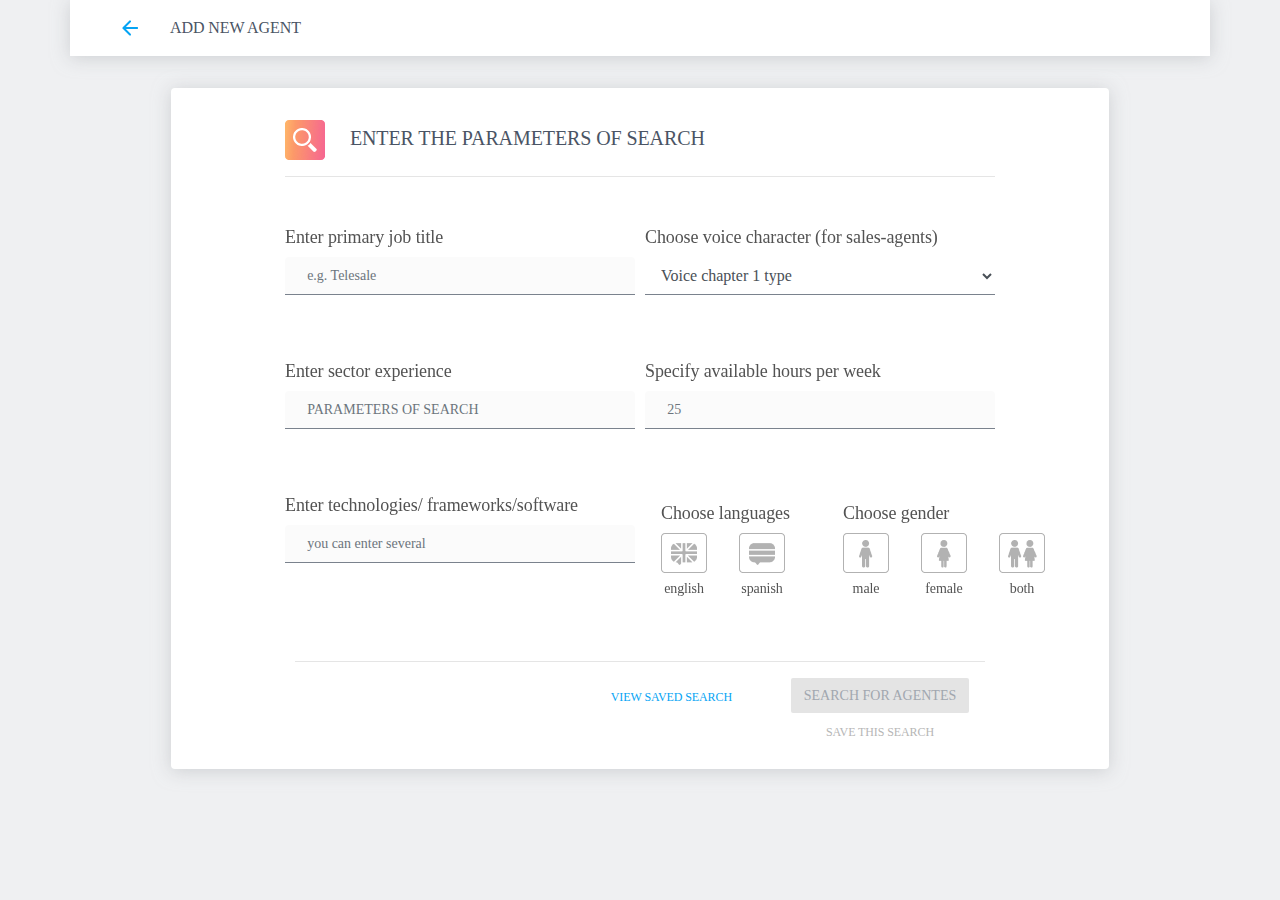
<file: index.html>
<!DOCTYPE html>
<html>

<head>
  <title>login</title>
  <meta content="text/html" charset="utf-8">
  <meta name="viewport" content="width=device-width, initial-scale=1.0">
  <link rel="ICON" type="image/x-icon" href=""/>
  <link rel="stylesheet" href="https://maxcdn.bootstrapcdn.com/bootstrap/4.0.0/css/bootstrap.min.css" integrity="sha384-Gn5384xqQ1aoWXA+058RXPxPg6fy4IWvTNh0E263XmFcJlSAwiGgFAW/dAiS6JXm" crossorigin="anonymous">
  <link rel="stylesheet" href="assets/css/style.css">
</head>

<body>

  <div class="container">
    <div class="row">

      <!-- login header  -->
      <div class="container headerStyle">
        <div class="row">
          <div class="col">
            <div class="row center-align">
              <a href="#">
                <img src="assets/img/icon/ic/ic_arrow_back_app_bar.png" alt="" class="header-icon">
              </a>
              ADD NEW AGENT
            </div>
          </div>
        </div>
      </div>

      <!-- login header  -->

      <!-- form  -->
      <div class="container form-main-grid main-grid">
        <div class="row">
          <div class="col-12 col-sm-12 col-md-12 header-text">
            <img src="assets/img/icon/ic/search_40px.png" alt=""  class="icon-margin small-image">
            ENTER THE PARAMETERS OF SEARCH
          </div>

          <!-- login form header -->

          <div class="container">
            <div class="row">
              <div class="col-sm-12">
                <hr/>
              </div>
            </div>
          </div>

          <!-- login form -->
          <div class="container">
            <div class="row">
              <div class="col-sm-12 col-md-12 col-lg-12">

                <form>
                  <div class="form-row">

                    <!--form first column  -->
                    <div class="col-sm-12 col-md-12 col-lg-6">
                      <div class="form-row">
                        <div class="col-sm-12 col-md-12 col-lg-12 input_divider">
                          <label for="">Enter primary job title</label>
                          <input type="text" class="form-control form-control-sm borderinput" placeholder="e.g. Telesale">
                        </div>
                        <div class="col-sm-12 col-md-12 col-lg-12 input_divider">
                          <label for="">Enter sector experience</label>
                          <input type="text" class="form-control form-control-sm borderinput" placeholder="PARAMETERS OF SEARCH">
                        </div>
                        <div class="col-sm-12 col-md-12 col-lg-12 input_divider">
                          <label for="">Enter technologies/ frameworks/software</label>
                          <input type="text" class="form-control form-control-sm borderinput" placeholder="you can enter several ">
                        </div>
                      </div>
                    </div>
                    <!-- end form first column -->

                    <!-- form second column -->
                    <div class="col-sm-12 col-md-12 col-lg-6">
                      <div class="form-row">
                        <div class="col-sm-12 col-md-12 col-lg-12 form-group input_divider">
                          <label for="inState" class="">Choose voice character (for sales-agents)</label>
                          <select id="inState" class="form-control form-control-MD">
                            <option selected value="">Voice chapter 1 type</option>
                            <option value="">...</option>
                          </select>
                        </div>

                        <div class="col-sm-12 col-md-12 col-lg-12 input_divider">
                          <label for="">Specify available hours per week</label>
                          <input type="text" class="form-control form-control-sm borderinput" placeholder="25">
                        </div>

                        <div class="col-sm-12 col-md-12 col-lg-12 ">
                          <div class="row form-control-sm">

                            <div class="col-12 col-sm-12 col-md-6">
                              <div class="col-sm-12 form-control-sm input_divider">
                                <label for="" >Choose languages</label>
                                <div class="row">
                                  <div class="col-1 radio-grid">

                                    <!-- english flag icon -->
                                    <div class="radio-button">
                                      <input type="radio" name="language" class="sr-only" id="english">
                                      <label for="english">
                                        <img src="assets/img/icon/language/english_icon.png" alt="english">
                                      </label>
                                      <div class="">
                                        <label for="english">english</label>
                                      </div>
                                    </div>

                                    <!-- spanish flag -->
                                    <div class="">
                                      <input type="radio" name="language" class="sr-only" id="spanish">
                                      <label for="spanish">
                                        <img src="assets/img/icon/language/spanish_icon.png" alt="english">
                                      </label>
                                      <div class="">
                                        <label for="spanish">spanish</label>
                                      </div>
                                    </div>

                                  </div>

                                </div>

                              </div>
                            </div>

                            <div class="col-sm-12 col-md-6">
                              <div class="col-sm-12 form-control-sm input_divider">
                                <label for="">Choose gender</label>
                                <div class="row">

                                  <!-- male icon -->
                                  <div class="col-1 radio-grid">
                                    <div class="radio-button">
                                      <input type="radio" name="gender" class="sr-only" id="male">
                                      <label for="male">
                                        <img src="assets/img/icon/gender/male_icon.png" alt="male">
                                      </label>
                                      <div class="">
                                        <label for="male" class="icon-lable">male</label>
                                      </div>
                                    </div>

                                    <!-- female icon -->
                                    <div class="radio-button">
                                      <input type="radio" name="gender" class="sr-only" id="female">
                                      <label for="female">
                                        <img src="assets/img/icon/gender/female_icon.png" alt="female">
                                      </label>
                                      <div class="">
                                        <label for="female" class="icon-lable">female</label>
                                      </div>
                                    </div>

                                    <!-- both icon -->
                                    <div class="">
                                      <input type="radio" name="gender" class="sr-only" id="both">
                                      <label for="both">
                                        <img src="assets/img/icon/gender/both_gender_icon.png" alt="both">
                                      </label>
                                      <div class="">
                                        <label for="both" class="icon-lable">both</label>
                                      </div>
                                    </div>

                                  </div>
                                </div>
                              </div>

                            </div>
                          </div>
                        </div>

                      </div>
                    </div>
                    <!-- end form second column  -->

                    <div class="container">
                      <div class="row">
                        <div class="col-sm-12">
                          <hr/>
                        </div>
                      </div>
                    </div>


                    <!-- form btns -->
                    <div class="col-sm-12">
                      <div class="form-row">
                        <div class="container">
                          <div class="row">
                            <div class="col-12 col-sm-6 col-md-8 right-side">
                              <button type="button" class="btn btn-left">VIEW SAVED SEARCH</button>
                            </div>
                            <div class="col-12 col-sm-6 col-md-4">
                              <div class="row">
                                <div class="col-12 center-content">
                                  <button type="button" class="btn btn-right-top">SEARCH FOR AGENTES</button>
                                </div>
                                <div class="col-12 center-content">
                                  <button type="button" class="btn btn-right-bottom">SAVE THIS SEARCH</button>
                                </div>
                              </div>
                            </div>
                          </div>
                        </div>
                      </div>
                    </div>
                    <!-- end from btns -->



                  </div>
                </form>

              </div>
            </div>
          </div>
          <!-- login form -->


        </div>
      </div>



    </div>
  </div>
</file>
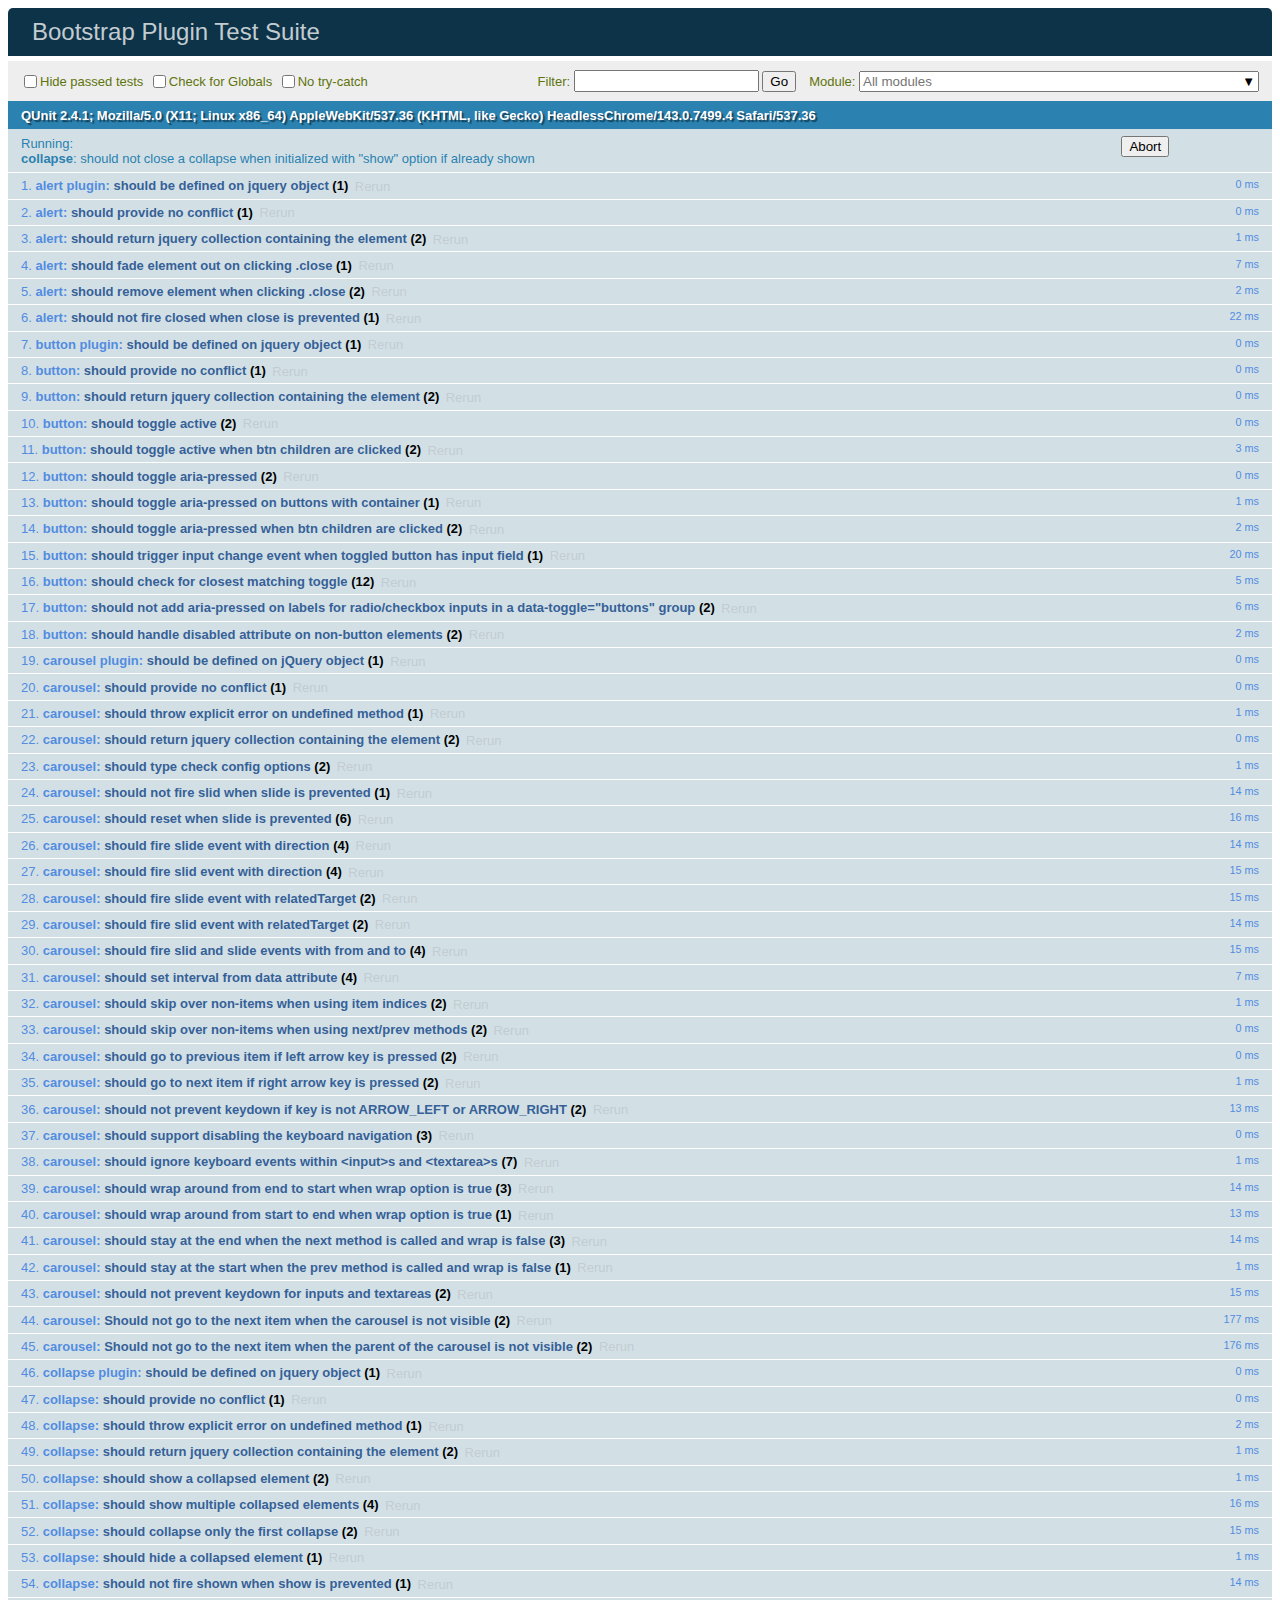
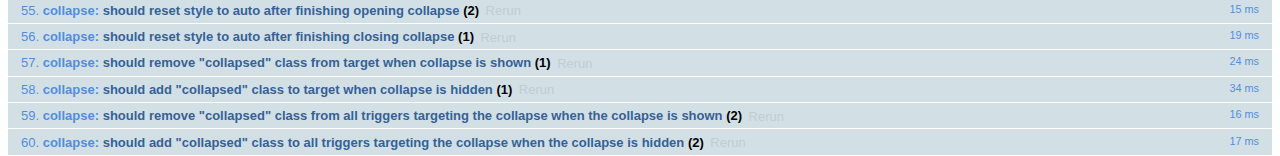
<file: js/tests/index.html>
<!doctype html>
<html lang="en">
  <head>
    <meta charset="utf-8">
    <meta name="viewport" content="width=device-width, initial-scale=1, shrink-to-fit=no">
    <title>Bootstrap Plugin Test Suite</title>

    <!-- jQuery -->
    <script>
      (function () {
        var path = '../../assets/js/vendor/jquery-slim.min.js'
        // get jquery param from the query string.
        var jQueryVersion = location.search.match(/[?&]jquery=(.*?)(?=&|$)/)

        // If a version was specified, use that version from our vendor folder
        if (jQueryVersion) {
          path = 'vendor/jquery-' + jQueryVersion[1] + '.min.js'
        }
        document.write('<script src="' + path + '"><\/script>')
      }())
    </script>
    <script src="../../assets/js/vendor/popper.min.js"></script>

    <!-- QUnit -->
    <link rel="stylesheet" href="vendor/qunit.css" media="screen">
    <script src="vendor/qunit.js"></script>

    <script>
      // Disable jQuery event aliases to ensure we don't accidentally use any of them
      [
        'blur',
        'focus',
        'focusin',
        'focusout',
        'resize',
        'scroll',
        'click',
        'dblclick',
        'mousedown',
        'mouseup',
        'mousemove',
        'mouseover',
        'mouseout',
        'mouseenter',
        'mouseleave',
        'change',
        'select',
        'submit',
        'keydown',
        'keypress',
        'keyup',
        'contextmenu'
      ].forEach(function(eventAlias) {
        $.fn[eventAlias] = function() {
          throw new Error('Using the ".' + eventAlias + '()" method is not allowed, so that Bootstrap can be compatible with custom jQuery builds which exclude the "event aliases" module that defines said method. See https://github.com/twbs/bootstrap/blob/master/CONTRIBUTING.md#js')
        }
      })

      // Require assert.expect in each test
      QUnit.config.requireExpects = true

      // See https://github.com/axemclion/grunt-saucelabs#test-result-details-with-qunit
      var log = []
      var testName

      QUnit.done(function(testResults) {
        var tests = []
        for (var i = 0; i < log.length; i++) {
          var details = log[i]
          tests.push({
            name: details.name,
            result: details.result,
            expected: details.expected,
            actual: details.actual,
            source: details.source
          })
        }
        testResults.tests = tests

        window.global_test_results = testResults
      })

      QUnit.testStart(function(testDetails) {
        QUnit.log(function(details) {
          if (!details.result) {
            details.name = testDetails.name
            log.push(details)
          }
        })
      })

      // Display fixture on-screen on iOS to avoid false positives
      // See https://github.com/twbs/bootstrap/pull/15955
      if (/iPhone|iPad|iPod/.test(navigator.userAgent)) {
        QUnit.begin(function() {
          $('#qunit-fixture').css({ top: 0, left: 0 })
        })

        QUnit.done(function() {
          $('#qunit-fixture').css({ top: '', left: '' })
        })
      }
    </script>

    <!-- Transpiled Plugins -->
    <script src="../dist/util.js"></script>
    <script src="../dist/alert.js"></script>
    <script src="../dist/button.js"></script>
    <script src="../dist/carousel.js"></script>
    <script src="../dist/collapse.js"></script>
    <script src="../dist/dropdown.js"></script>
    <script src="../dist/modal.js"></script>
    <script src="../dist/scrollspy.js"></script>
    <script src="../dist/tab.js"></script>
    <script src="../dist/tooltip.js"></script>
    <script src="../dist/popover.js"></script>

    <!-- Unit Tests -->
    <script src="unit/alert.js"></script>
    <script src="unit/button.js"></script>
    <script src="unit/carousel.js"></script>
    <script src="unit/collapse.js"></script>
    <script src="unit/dropdown.js"></script>
    <script src="unit/modal.js"></script>
    <script src="unit/scrollspy.js"></script>
    <script src="unit/tab.js"></script>
    <script src="unit/tooltip.js"></script>
    <script src="unit/popover.js"></script>
    <script src="unit/util.js"></script>
  </head>
  <body>
    <div id="qunit-container">
      <div id="qunit"></div>
      <div id="qunit-fixture"></div>
    </div>
  </body>
</html>
</file>
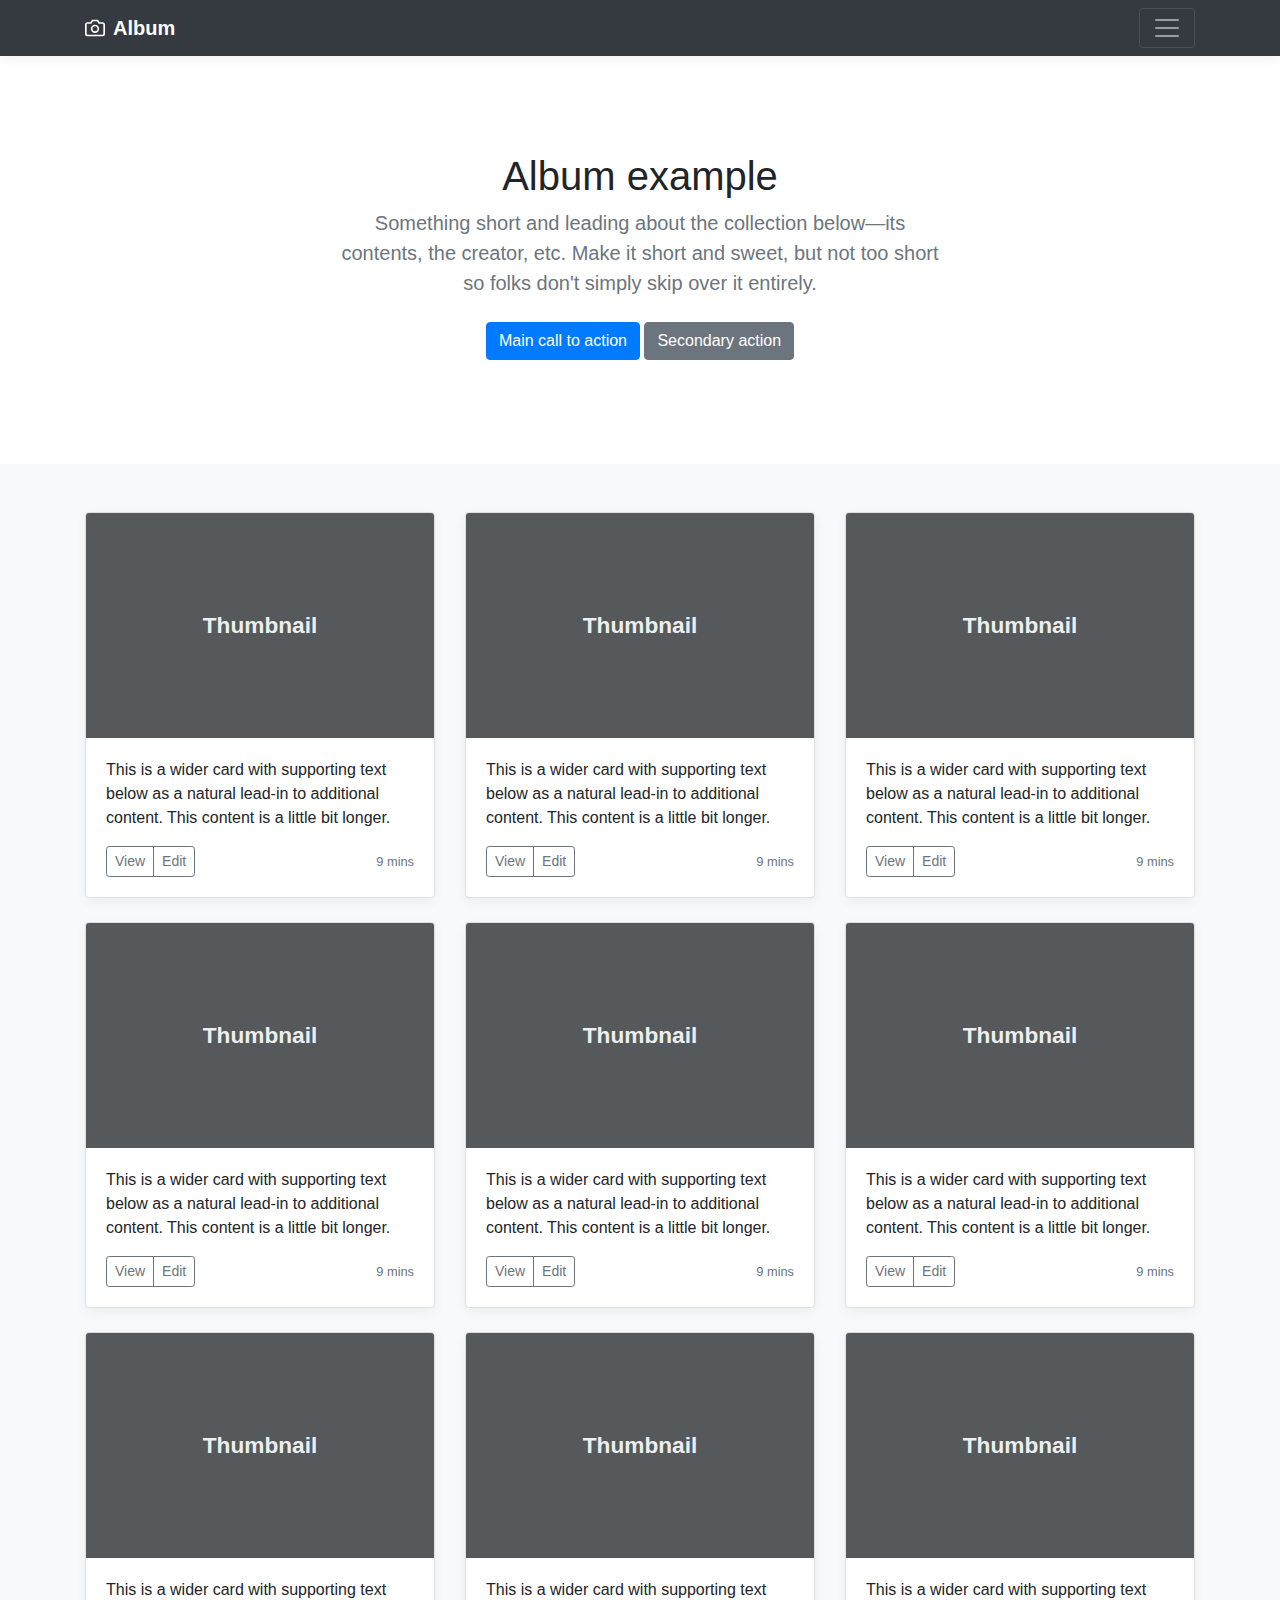
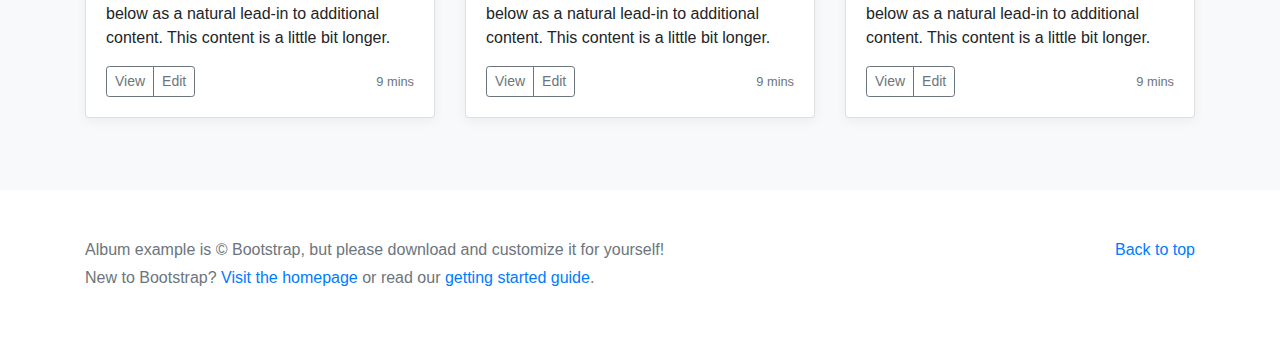
<file: docs/4.0/examples/album/index.html>
<!doctype html>
<html lang="en">
  <head>
    <meta charset="utf-8">
    <meta name="viewport" content="width=device-width, initial-scale=1, shrink-to-fit=no">
    <meta name="description" content="">
    <meta name="author" content="">
    <link rel="icon" href="../../../../favicon.ico">

    <title>Album example for Bootstrap</title>

    <!-- Bootstrap core CSS -->
    <link href="../../../../dist/css/bootstrap.min.css" rel="stylesheet">

    <!-- Custom styles for this template -->
    <link href="album.css" rel="stylesheet">
  </head>

  <body>

    <header>
      <div class="collapse bg-dark" id="navbarHeader">
        <div class="container">
          <div class="row">
            <div class="col-sm-8 col-md-7 py-4">
              <h4 class="text-white">About</h4>
              <p class="text-muted">Add some information about the album below, the author, or any other background context. Make it a few sentences long so folks can pick up some informative tidbits. Then, link them off to some social networking sites or contact information.</p>
            </div>
            <div class="col-sm-4 offset-md-1 py-4">
              <h4 class="text-white">Contact</h4>
              <ul class="list-unstyled">
                <li><a href="#" class="text-white">Follow on Twitter</a></li>
                <li><a href="#" class="text-white">Like on Facebook</a></li>
                <li><a href="#" class="text-white">Email me</a></li>
              </ul>
            </div>
          </div>
        </div>
      </div>
      <div class="navbar navbar-dark bg-dark box-shadow">
        <div class="container d-flex justify-content-between">
          <a href="#" class="navbar-brand d-flex align-items-center">
            <svg xmlns="http://www.w3.org/2000/svg" width="20" height="20" viewBox="0 0 24 24" fill="none" stroke="currentColor" stroke-width="2" stroke-linecap="round" stroke-linejoin="round" class="mr-2"><path d="M23 19a2 2 0 0 1-2 2H3a2 2 0 0 1-2-2V8a2 2 0 0 1 2-2h4l2-3h6l2 3h4a2 2 0 0 1 2 2z"></path><circle cx="12" cy="13" r="4"></circle></svg>
            <strong>Album</strong>
          </a>
          <button class="navbar-toggler" type="button" data-toggle="collapse" data-target="#navbarHeader" aria-controls="navbarHeader" aria-expanded="false" aria-label="Toggle navigation">
            <span class="navbar-toggler-icon"></span>
          </button>
        </div>
      </div>
    </header>

    <main role="main">

      <section class="jumbotron text-center">
        <div class="container">
          <h1 class="jumbotron-heading">Album example</h1>
          <p class="lead text-muted">Something short and leading about the collection below—its contents, the creator, etc. Make it short and sweet, but not too short so folks don't simply skip over it entirely.</p>
          <p>
            <a href="#" class="btn btn-primary my-2">Main call to action</a>
            <a href="#" class="btn btn-secondary my-2">Secondary action</a>
          </p>
        </div>
      </section>

      <div class="album py-5 bg-light">
        <div class="container">

          <div class="row">
            <div class="col-md-4">
              <div class="card mb-4 box-shadow">
                <img class="card-img-top" data-src="holder.js/100px225?theme=thumb&bg=55595c&fg=eceeef&text=Thumbnail" alt="Card image cap">
                <div class="card-body">
                  <p class="card-text">This is a wider card with supporting text below as a natural lead-in to additional content. This content is a little bit longer.</p>
                  <div class="d-flex justify-content-between align-items-center">
                    <div class="btn-group">
                      <button type="button" class="btn btn-sm btn-outline-secondary">View</button>
                      <button type="button" class="btn btn-sm btn-outline-secondary">Edit</button>
                    </div>
                    <small class="text-muted">9 mins</small>
                  </div>
                </div>
              </div>
            </div>
            <div class="col-md-4">
              <div class="card mb-4 box-shadow">
                <img class="card-img-top" data-src="holder.js/100px225?theme=thumb&bg=55595c&fg=eceeef&text=Thumbnail" alt="Card image cap">
                <div class="card-body">
                  <p class="card-text">This is a wider card with supporting text below as a natural lead-in to additional content. This content is a little bit longer.</p>
                  <div class="d-flex justify-content-between align-items-center">
                    <div class="btn-group">
                      <button type="button" class="btn btn-sm btn-outline-secondary">View</button>
                      <button type="button" class="btn btn-sm btn-outline-secondary">Edit</button>
                    </div>
                    <small class="text-muted">9 mins</small>
                  </div>
                </div>
              </div>
            </div>
            <div class="col-md-4">
              <div class="card mb-4 box-shadow">
                <img class="card-img-top" data-src="holder.js/100px225?theme=thumb&bg=55595c&fg=eceeef&text=Thumbnail" alt="Card image cap">
                <div class="card-body">
                  <p class="card-text">This is a wider card with supporting text below as a natural lead-in to additional content. This content is a little bit longer.</p>
                  <div class="d-flex justify-content-between align-items-center">
                    <div class="btn-group">
                      <button type="button" class="btn btn-sm btn-outline-secondary">View</button>
                      <button type="button" class="btn btn-sm btn-outline-secondary">Edit</button>
                    </div>
                    <small class="text-muted">9 mins</small>
                  </div>
                </div>
              </div>
            </div>

            <div class="col-md-4">
              <div class="card mb-4 box-shadow">
                <img class="card-img-top" data-src="holder.js/100px225?theme=thumb&bg=55595c&fg=eceeef&text=Thumbnail" alt="Card image cap">
                <div class="card-body">
                  <p class="card-text">This is a wider card with supporting text below as a natural lead-in to additional content. This content is a little bit longer.</p>
                  <div class="d-flex justify-content-between align-items-center">
                    <div class="btn-group">
                      <button type="button" class="btn btn-sm btn-outline-secondary">View</button>
                      <button type="button" class="btn btn-sm btn-outline-secondary">Edit</button>
                    </div>
                    <small class="text-muted">9 mins</small>
                  </div>
                </div>
              </div>
            </div>
            <div class="col-md-4">
              <div class="card mb-4 box-shadow">
                <img class="card-img-top" data-src="holder.js/100px225?theme=thumb&bg=55595c&fg=eceeef&text=Thumbnail" alt="Card image cap">
                <div class="card-body">
                  <p class="card-text">This is a wider card with supporting text below as a natural lead-in to additional content. This content is a little bit longer.</p>
                  <div class="d-flex justify-content-between align-items-center">
                    <div class="btn-group">
                      <button type="button" class="btn btn-sm btn-outline-secondary">View</button>
                      <button type="button" class="btn btn-sm btn-outline-secondary">Edit</button>
                    </div>
                    <small class="text-muted">9 mins</small>
                  </div>
                </div>
              </div>
            </div>
            <div class="col-md-4">
              <div class="card mb-4 box-shadow">
                <img class="card-img-top" data-src="holder.js/100px225?theme=thumb&bg=55595c&fg=eceeef&text=Thumbnail" alt="Card image cap">
                <div class="card-body">
                  <p class="card-text">This is a wider card with supporting text below as a natural lead-in to additional content. This content is a little bit longer.</p>
                  <div class="d-flex justify-content-between align-items-center">
                    <div class="btn-group">
                      <button type="button" class="btn btn-sm btn-outline-secondary">View</button>
                      <button type="button" class="btn btn-sm btn-outline-secondary">Edit</button>
                    </div>
                    <small class="text-muted">9 mins</small>
                  </div>
                </div>
              </div>
            </div>

            <div class="col-md-4">
              <div class="card mb-4 box-shadow">
                <img class="card-img-top" data-src="holder.js/100px225?theme=thumb&bg=55595c&fg=eceeef&text=Thumbnail" alt="Card image cap">
                <div class="card-body">
                  <p class="card-text">This is a wider card with supporting text below as a natural lead-in to additional content. This content is a little bit longer.</p>
                  <div class="d-flex justify-content-between align-items-center">
                    <div class="btn-group">
                      <button type="button" class="btn btn-sm btn-outline-secondary">View</button>
                      <button type="button" class="btn btn-sm btn-outline-secondary">Edit</button>
                    </div>
                    <small class="text-muted">9 mins</small>
                  </div>
                </div>
              </div>
            </div>
            <div class="col-md-4">
              <div class="card mb-4 box-shadow">
                <img class="card-img-top" data-src="holder.js/100px225?theme=thumb&bg=55595c&fg=eceeef&text=Thumbnail" alt="Card image cap">
                <div class="card-body">
                  <p class="card-text">This is a wider card with supporting text below as a natural lead-in to additional content. This content is a little bit longer.</p>
                  <div class="d-flex justify-content-between align-items-center">
                    <div class="btn-group">
                      <button type="button" class="btn btn-sm btn-outline-secondary">View</button>
                      <button type="button" class="btn btn-sm btn-outline-secondary">Edit</button>
                    </div>
                    <small class="text-muted">9 mins</small>
                  </div>
                </div>
              </div>
            </div>
            <div class="col-md-4">
              <div class="card mb-4 box-shadow">
                <img class="card-img-top" data-src="holder.js/100px225?theme=thumb&bg=55595c&fg=eceeef&text=Thumbnail" alt="Card image cap">
                <div class="card-body">
                  <p class="card-text">This is a wider card with supporting text below as a natural lead-in to additional content. This content is a little bit longer.</p>
                  <div class="d-flex justify-content-between align-items-center">
                    <div class="btn-group">
                      <button type="button" class="btn btn-sm btn-outline-secondary">View</button>
                      <button type="button" class="btn btn-sm btn-outline-secondary">Edit</button>
                    </div>
                    <small class="text-muted">9 mins</small>
                  </div>
                </div>
              </div>
            </div>
          </div>
        </div>
      </div>

    </main>

    <footer class="text-muted">
      <div class="container">
        <p class="float-right">
          <a href="#">Back to top</a>
        </p>
        <p>Album example is &copy; Bootstrap, but please download and customize it for yourself!</p>
        <p>New to Bootstrap? <a href="../../">Visit the homepage</a> or read our <a href="../../getting-started/">getting started guide</a>.</p>
      </div>
    </footer>

    <!-- Bootstrap core JavaScript
    ================================================== -->
    <!-- Placed at the end of the document so the pages load faster -->
    <script src="https://code.jquery.com/jquery-3.2.1.slim.min.js" integrity="sha384-KJ3o2DKtIkvYIK3UENzmM7KCkRr/rE9/Qpg6aAZGJwFDMVNA/GpGFF93hXpG5KkN" crossorigin="anonymous"></script>
    <script>window.jQuery || document.write('<script src="../../../../assets/js/vendor/jquery-slim.min.js"><\/script>')</script>
    <script src="../../../../assets/js/vendor/popper.min.js"></script>
    <script src="../../../../dist/js/bootstrap.min.js"></script>
    <script src="../../../../assets/js/vendor/holder.min.js"></script>
  </body>
</html>
</file>
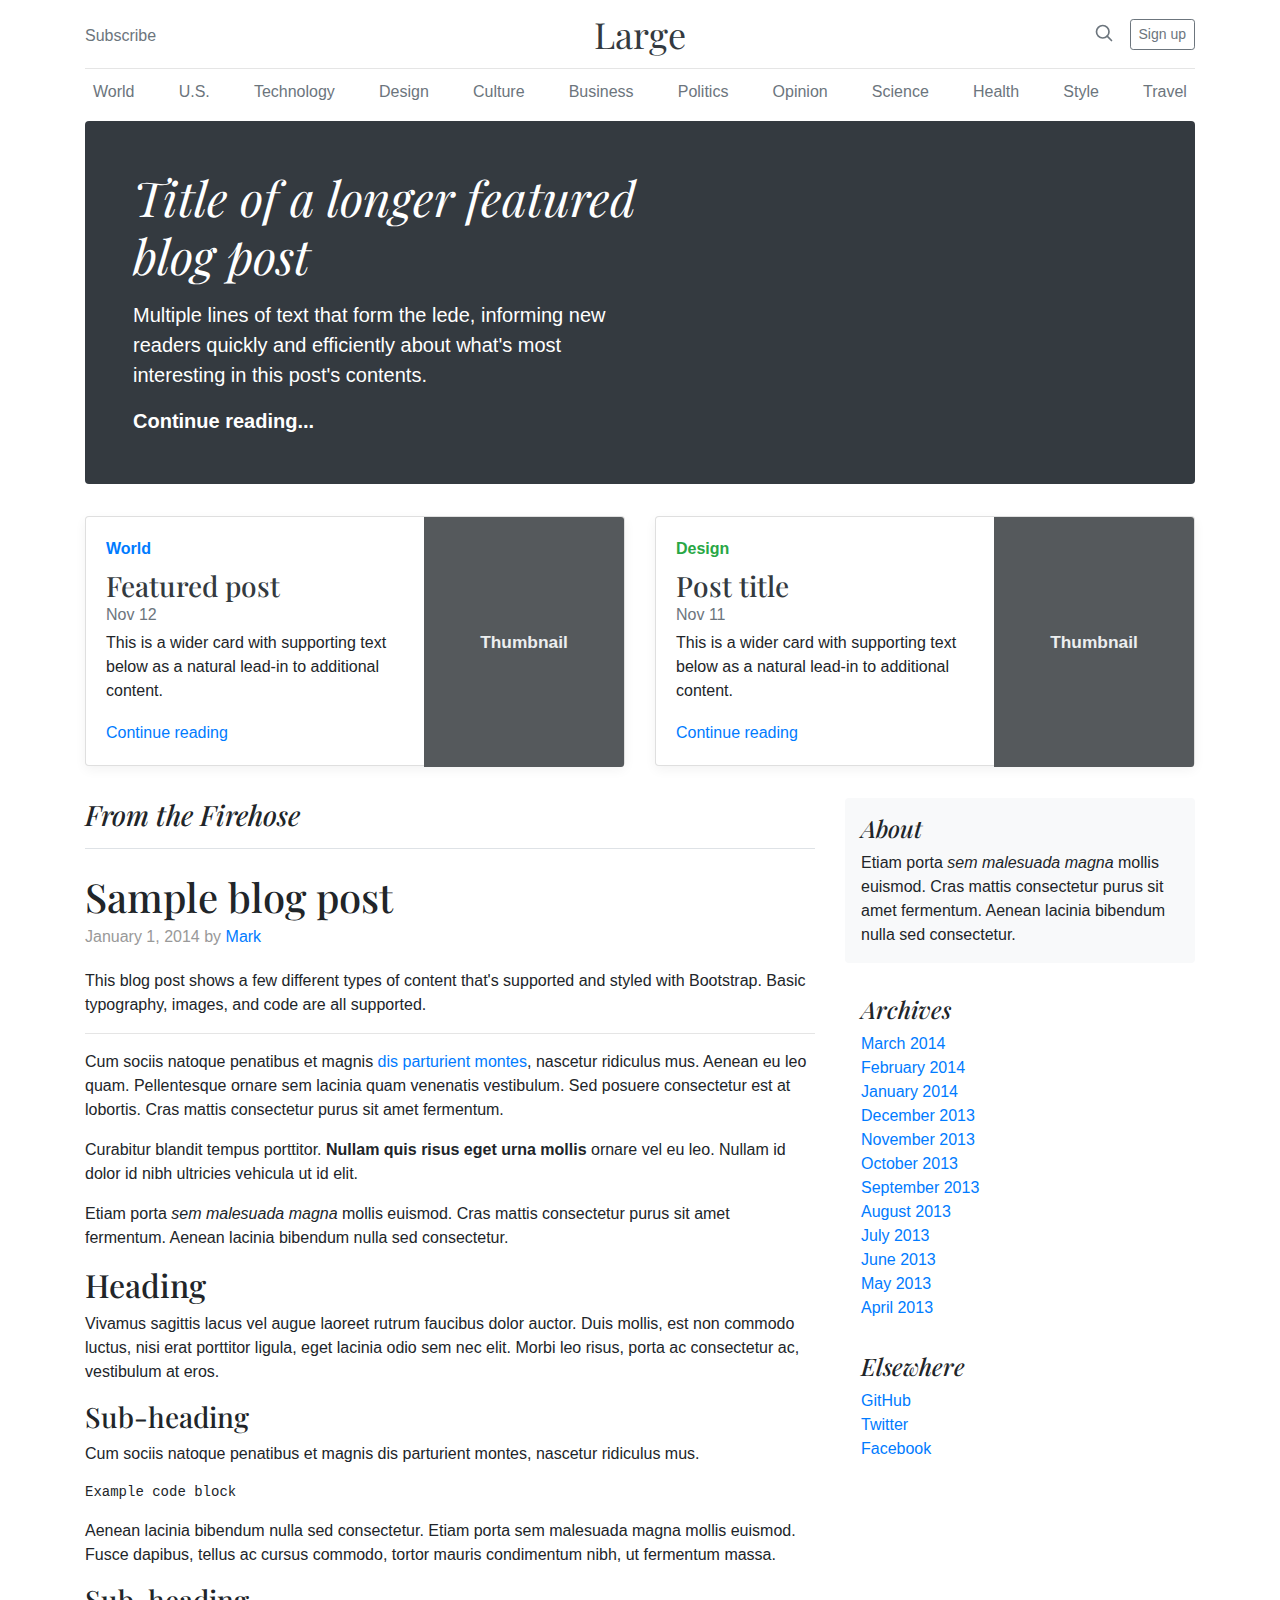
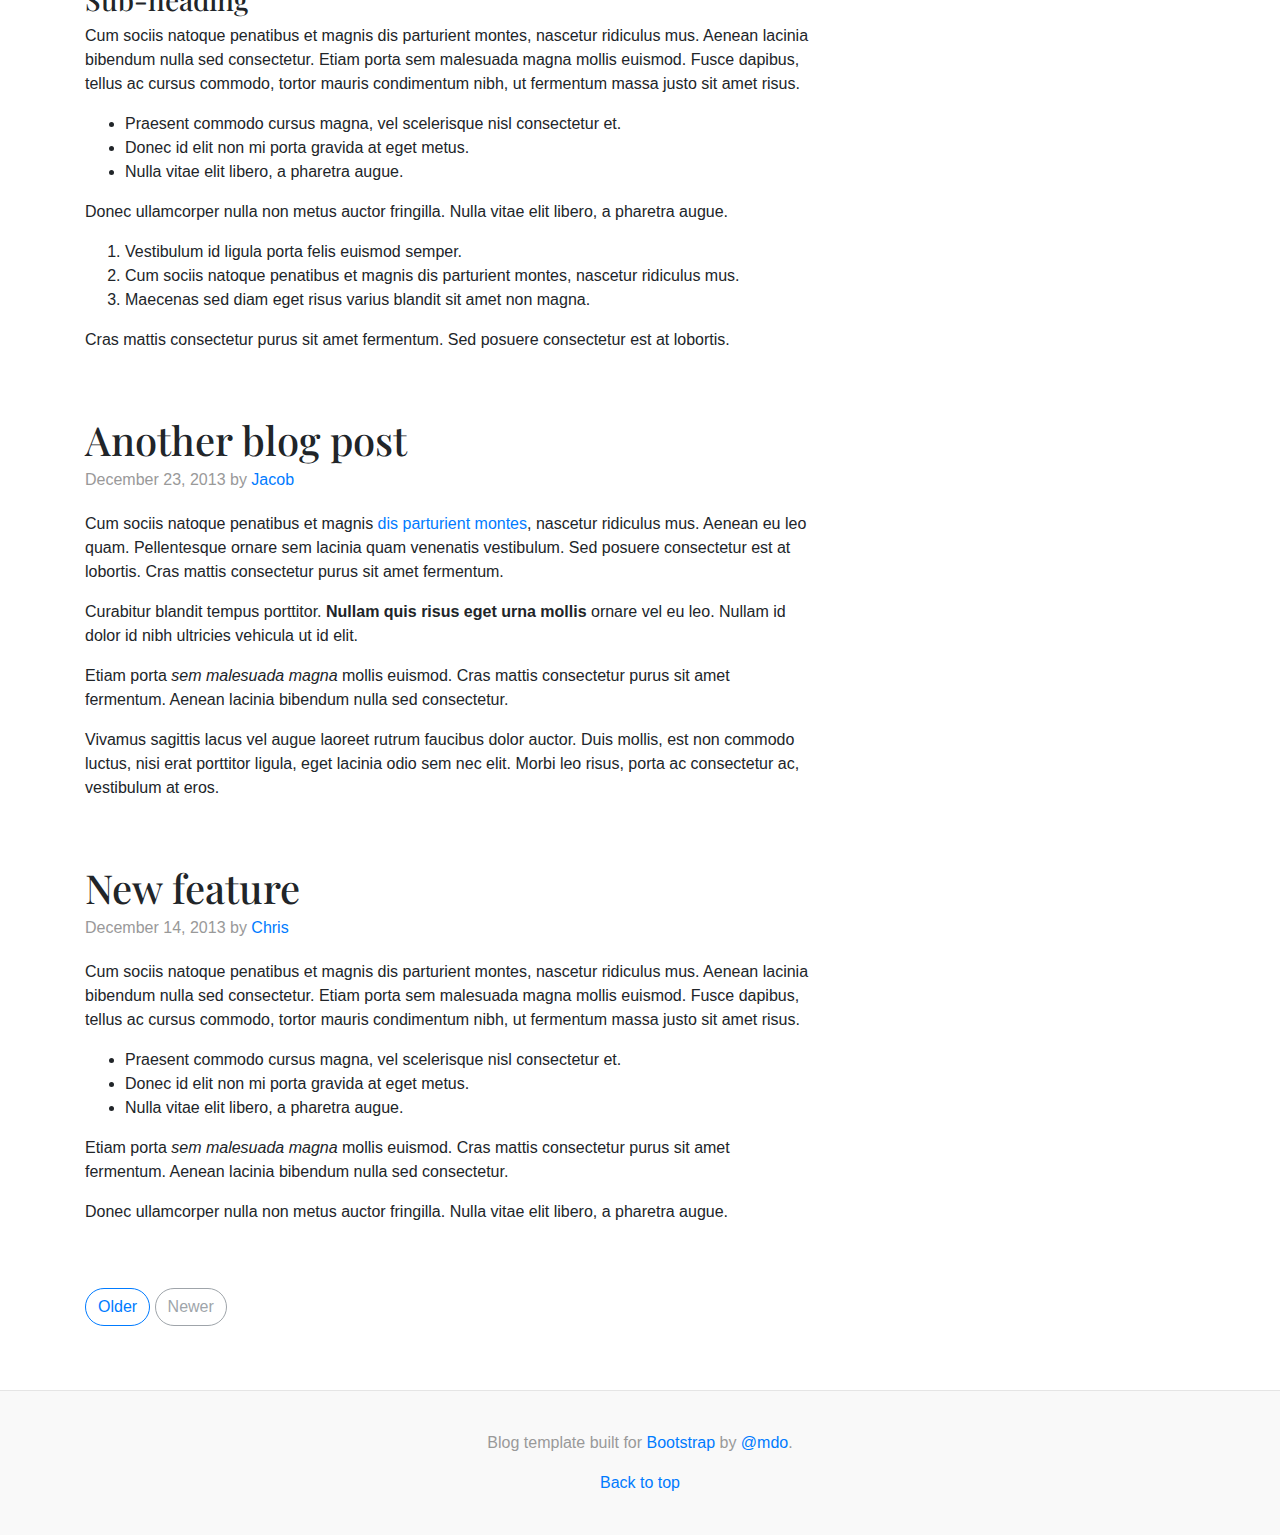
<file: docs/4.0/examples/blog/index.html>
<!doctype html>
<html lang="en">
  <head>
    <meta charset="utf-8">
    <meta name="viewport" content="width=device-width, initial-scale=1, shrink-to-fit=no">
    <meta name="description" content="">
    <meta name="author" content="">
    <link rel="icon" href="../../../../favicon.ico">

    <title>Blog Template for Bootstrap</title>

    <!-- Bootstrap core CSS -->
    <link href="../../../../dist/css/bootstrap.min.css" rel="stylesheet">

    <!-- Custom styles for this template -->
    <link href="https://fonts.googleapis.com/css?family=Playfair+Display:700,900" rel="stylesheet">
    <link href="blog.css" rel="stylesheet">
  </head>

  <body>

    <div class="container">
      <header class="blog-header py-3">
        <div class="row flex-nowrap justify-content-between align-items-center">
          <div class="col-4 pt-1">
            <a class="text-muted" href="#">Subscribe</a>
          </div>
          <div class="col-4 text-center">
            <a class="blog-header-logo text-dark" href="#">Large</a>
          </div>
          <div class="col-4 d-flex justify-content-end align-items-center">
            <a class="text-muted" href="#">
              <svg xmlns="http://www.w3.org/2000/svg" width="20" height="20" viewBox="0 0 24 24" fill="none" stroke="currentColor" stroke-width="2" stroke-linecap="round" stroke-linejoin="round" class="mx-3"><circle cx="10.5" cy="10.5" r="7.5"></circle><line x1="21" y1="21" x2="15.8" y2="15.8"></line></svg>
            </a>
            <a class="btn btn-sm btn-outline-secondary" href="#">Sign up</a>
          </div>
        </div>
      </header>

      <div class="nav-scroller py-1 mb-2">
        <nav class="nav d-flex justify-content-between">
          <a class="p-2 text-muted" href="#">World</a>
          <a class="p-2 text-muted" href="#">U.S.</a>
          <a class="p-2 text-muted" href="#">Technology</a>
          <a class="p-2 text-muted" href="#">Design</a>
          <a class="p-2 text-muted" href="#">Culture</a>
          <a class="p-2 text-muted" href="#">Business</a>
          <a class="p-2 text-muted" href="#">Politics</a>
          <a class="p-2 text-muted" href="#">Opinion</a>
          <a class="p-2 text-muted" href="#">Science</a>
          <a class="p-2 text-muted" href="#">Health</a>
          <a class="p-2 text-muted" href="#">Style</a>
          <a class="p-2 text-muted" href="#">Travel</a>
        </nav>
      </div>

      <div class="jumbotron p-3 p-md-5 text-white rounded bg-dark">
        <div class="col-md-6 px-0">
          <h1 class="display-4 font-italic">Title of a longer featured blog post</h1>
          <p class="lead my-3">Multiple lines of text that form the lede, informing new readers quickly and efficiently about what's most interesting in this post's contents.</p>
          <p class="lead mb-0"><a href="#" class="text-white font-weight-bold">Continue reading...</a></p>
        </div>
      </div>

      <div class="row mb-2">
        <div class="col-md-6">
          <div class="card flex-md-row mb-4 box-shadow h-md-250">
            <div class="card-body d-flex flex-column align-items-start">
              <strong class="d-inline-block mb-2 text-primary">World</strong>
              <h3 class="mb-0">
                <a class="text-dark" href="#">Featured post</a>
              </h3>
              <div class="mb-1 text-muted">Nov 12</div>
              <p class="card-text mb-auto">This is a wider card with supporting text below as a natural lead-in to additional content.</p>
              <a href="#">Continue reading</a>
            </div>
            <img class="card-img-right flex-auto d-none d-md-block" data-src="holder.js/200x250?theme=thumb" alt="Card image cap">
          </div>
        </div>
        <div class="col-md-6">
          <div class="card flex-md-row mb-4 box-shadow h-md-250">
            <div class="card-body d-flex flex-column align-items-start">
              <strong class="d-inline-block mb-2 text-success">Design</strong>
              <h3 class="mb-0">
                <a class="text-dark" href="#">Post title</a>
              </h3>
              <div class="mb-1 text-muted">Nov 11</div>
              <p class="card-text mb-auto">This is a wider card with supporting text below as a natural lead-in to additional content.</p>
              <a href="#">Continue reading</a>
            </div>
            <img class="card-img-right flex-auto d-none d-md-block" data-src="holder.js/200x250?theme=thumb" alt="Card image cap">
          </div>
        </div>
      </div>
    </div>

    <main role="main" class="container">
      <div class="row">
        <div class="col-md-8 blog-main">
          <h3 class="pb-3 mb-4 font-italic border-bottom">
            From the Firehose
          </h3>

          <div class="blog-post">
            <h2 class="blog-post-title">Sample blog post</h2>
            <p class="blog-post-meta">January 1, 2014 by <a href="#">Mark</a></p>

            <p>This blog post shows a few different types of content that's supported and styled with Bootstrap. Basic typography, images, and code are all supported.</p>
            <hr>
            <p>Cum sociis natoque penatibus et magnis <a href="#">dis parturient montes</a>, nascetur ridiculus mus. Aenean eu leo quam. Pellentesque ornare sem lacinia quam venenatis vestibulum. Sed posuere consectetur est at lobortis. Cras mattis consectetur purus sit amet fermentum.</p>
            <blockquote>
              <p>Curabitur blandit tempus porttitor. <strong>Nullam quis risus eget urna mollis</strong> ornare vel eu leo. Nullam id dolor id nibh ultricies vehicula ut id elit.</p>
            </blockquote>
            <p>Etiam porta <em>sem malesuada magna</em> mollis euismod. Cras mattis consectetur purus sit amet fermentum. Aenean lacinia bibendum nulla sed consectetur.</p>
            <h2>Heading</h2>
            <p>Vivamus sagittis lacus vel augue laoreet rutrum faucibus dolor auctor. Duis mollis, est non commodo luctus, nisi erat porttitor ligula, eget lacinia odio sem nec elit. Morbi leo risus, porta ac consectetur ac, vestibulum at eros.</p>
            <h3>Sub-heading</h3>
            <p>Cum sociis natoque penatibus et magnis dis parturient montes, nascetur ridiculus mus.</p>
            <pre><code>Example code block</code></pre>
            <p>Aenean lacinia bibendum nulla sed consectetur. Etiam porta sem malesuada magna mollis euismod. Fusce dapibus, tellus ac cursus commodo, tortor mauris condimentum nibh, ut fermentum massa.</p>
            <h3>Sub-heading</h3>
            <p>Cum sociis natoque penatibus et magnis dis parturient montes, nascetur ridiculus mus. Aenean lacinia bibendum nulla sed consectetur. Etiam porta sem malesuada magna mollis euismod. Fusce dapibus, tellus ac cursus commodo, tortor mauris condimentum nibh, ut fermentum massa justo sit amet risus.</p>
            <ul>
              <li>Praesent commodo cursus magna, vel scelerisque nisl consectetur et.</li>
              <li>Donec id elit non mi porta gravida at eget metus.</li>
              <li>Nulla vitae elit libero, a pharetra augue.</li>
            </ul>
            <p>Donec ullamcorper nulla non metus auctor fringilla. Nulla vitae elit libero, a pharetra augue.</p>
            <ol>
              <li>Vestibulum id ligula porta felis euismod semper.</li>
              <li>Cum sociis natoque penatibus et magnis dis parturient montes, nascetur ridiculus mus.</li>
              <li>Maecenas sed diam eget risus varius blandit sit amet non magna.</li>
            </ol>
            <p>Cras mattis consectetur purus sit amet fermentum. Sed posuere consectetur est at lobortis.</p>
          </div><!-- /.blog-post -->

          <div class="blog-post">
            <h2 class="blog-post-title">Another blog post</h2>
            <p class="blog-post-meta">December 23, 2013 by <a href="#">Jacob</a></p>

            <p>Cum sociis natoque penatibus et magnis <a href="#">dis parturient montes</a>, nascetur ridiculus mus. Aenean eu leo quam. Pellentesque ornare sem lacinia quam venenatis vestibulum. Sed posuere consectetur est at lobortis. Cras mattis consectetur purus sit amet fermentum.</p>
            <blockquote>
              <p>Curabitur blandit tempus porttitor. <strong>Nullam quis risus eget urna mollis</strong> ornare vel eu leo. Nullam id dolor id nibh ultricies vehicula ut id elit.</p>
            </blockquote>
            <p>Etiam porta <em>sem malesuada magna</em> mollis euismod. Cras mattis consectetur purus sit amet fermentum. Aenean lacinia bibendum nulla sed consectetur.</p>
            <p>Vivamus sagittis lacus vel augue laoreet rutrum faucibus dolor auctor. Duis mollis, est non commodo luctus, nisi erat porttitor ligula, eget lacinia odio sem nec elit. Morbi leo risus, porta ac consectetur ac, vestibulum at eros.</p>
          </div><!-- /.blog-post -->

          <div class="blog-post">
            <h2 class="blog-post-title">New feature</h2>
            <p class="blog-post-meta">December 14, 2013 by <a href="#">Chris</a></p>

            <p>Cum sociis natoque penatibus et magnis dis parturient montes, nascetur ridiculus mus. Aenean lacinia bibendum nulla sed consectetur. Etiam porta sem malesuada magna mollis euismod. Fusce dapibus, tellus ac cursus commodo, tortor mauris condimentum nibh, ut fermentum massa justo sit amet risus.</p>
            <ul>
              <li>Praesent commodo cursus magna, vel scelerisque nisl consectetur et.</li>
              <li>Donec id elit non mi porta gravida at eget metus.</li>
              <li>Nulla vitae elit libero, a pharetra augue.</li>
            </ul>
            <p>Etiam porta <em>sem malesuada magna</em> mollis euismod. Cras mattis consectetur purus sit amet fermentum. Aenean lacinia bibendum nulla sed consectetur.</p>
            <p>Donec ullamcorper nulla non metus auctor fringilla. Nulla vitae elit libero, a pharetra augue.</p>
          </div><!-- /.blog-post -->

          <nav class="blog-pagination">
            <a class="btn btn-outline-primary" href="#">Older</a>
            <a class="btn btn-outline-secondary disabled" href="#">Newer</a>
          </nav>

        </div><!-- /.blog-main -->

        <aside class="col-md-4 blog-sidebar">
          <div class="p-3 mb-3 bg-light rounded">
            <h4 class="font-italic">About</h4>
            <p class="mb-0">Etiam porta <em>sem malesuada magna</em> mollis euismod. Cras mattis consectetur purus sit amet fermentum. Aenean lacinia bibendum nulla sed consectetur.</p>
          </div>

          <div class="p-3">
            <h4 class="font-italic">Archives</h4>
            <ol class="list-unstyled mb-0">
              <li><a href="#">March 2014</a></li>
              <li><a href="#">February 2014</a></li>
              <li><a href="#">January 2014</a></li>
              <li><a href="#">December 2013</a></li>
              <li><a href="#">November 2013</a></li>
              <li><a href="#">October 2013</a></li>
              <li><a href="#">September 2013</a></li>
              <li><a href="#">August 2013</a></li>
              <li><a href="#">July 2013</a></li>
              <li><a href="#">June 2013</a></li>
              <li><a href="#">May 2013</a></li>
              <li><a href="#">April 2013</a></li>
            </ol>
          </div>

          <div class="p-3">
            <h4 class="font-italic">Elsewhere</h4>
            <ol class="list-unstyled">
              <li><a href="#">GitHub</a></li>
              <li><a href="#">Twitter</a></li>
              <li><a href="#">Facebook</a></li>
            </ol>
          </div>
        </aside><!-- /.blog-sidebar -->

      </div><!-- /.row -->

    </main><!-- /.container -->

    <footer class="blog-footer">
      <p>Blog template built for <a href="https://getbootstrap.com/">Bootstrap</a> by <a href="https://twitter.com/mdo">@mdo</a>.</p>
      <p>
        <a href="#">Back to top</a>
      </p>
    </footer>

    <!-- Bootstrap core JavaScript
    ================================================== -->
    <!-- Placed at the end of the document so the pages load faster -->
    <script src="https://code.jquery.com/jquery-3.2.1.slim.min.js" integrity="sha384-KJ3o2DKtIkvYIK3UENzmM7KCkRr/rE9/Qpg6aAZGJwFDMVNA/GpGFF93hXpG5KkN" crossorigin="anonymous"></script>
    <script>window.jQuery || document.write('<script src="../../../../assets/js/vendor/jquery-slim.min.js"><\/script>')</script>
    <script src="../../../../assets/js/vendor/popper.min.js"></script>
    <script src="../../../../dist/js/bootstrap.min.js"></script>
    <script src="../../../../assets/js/vendor/holder.min.js"></script>
    <script>
      Holder.addTheme('thumb', {
        bg: '#55595c',
        fg: '#eceeef',
        text: 'Thumbnail'
      });
    </script>
  </body>
</html>
</file>
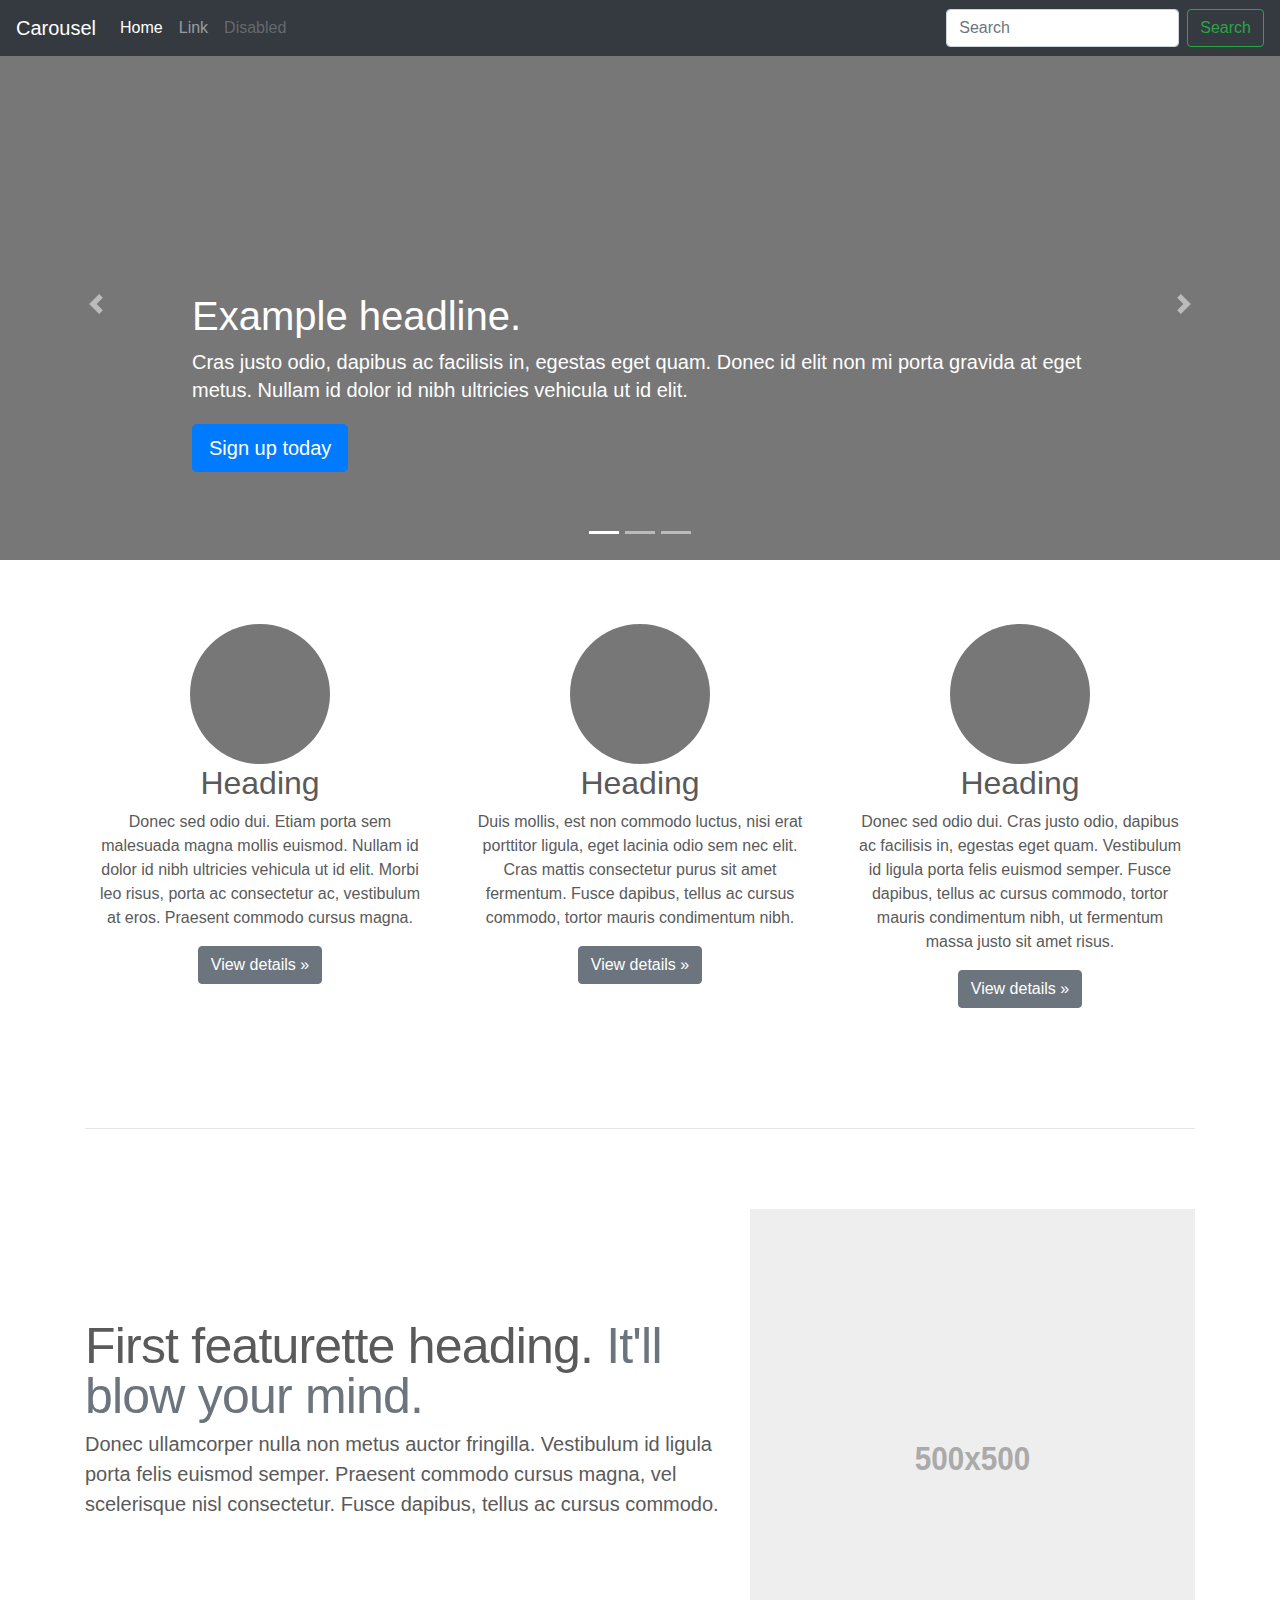
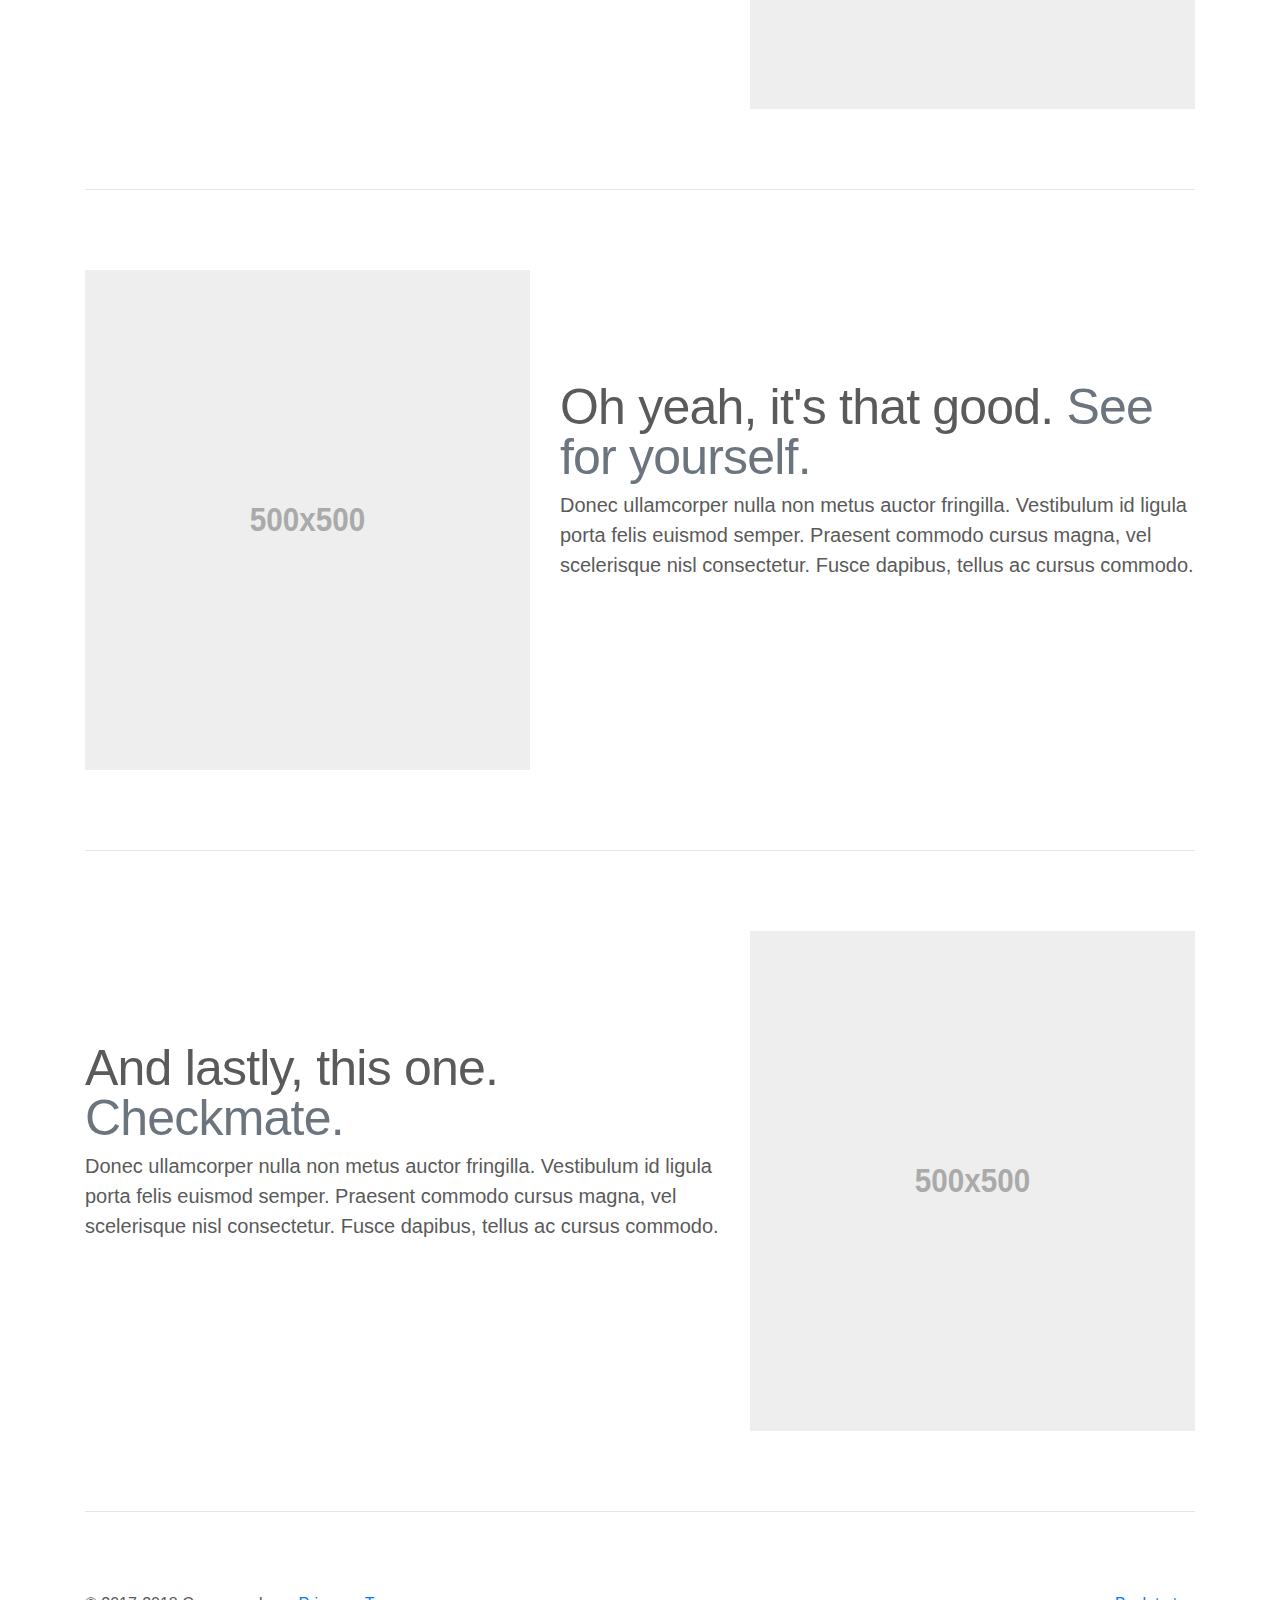
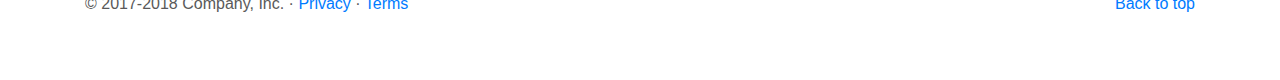
<file: docs/4.0/examples/carousel/index.html>
<!doctype html>
<html lang="en">
  <head>
    <meta charset="utf-8">
    <meta name="viewport" content="width=device-width, initial-scale=1, shrink-to-fit=no">
    <meta name="description" content="">
    <meta name="author" content="">
    <link rel="icon" href="../../../../favicon.ico">

    <title>Carousel Template for Bootstrap</title>

    <!-- Bootstrap core CSS -->
    <link href="../../../../dist/css/bootstrap.min.css" rel="stylesheet">

    <!-- Custom styles for this template -->
    <link href="carousel.css" rel="stylesheet">
  </head>
  <body>

    <header>
      <nav class="navbar navbar-expand-md navbar-dark fixed-top bg-dark">
        <a class="navbar-brand" href="#">Carousel</a>
        <button class="navbar-toggler" type="button" data-toggle="collapse" data-target="#navbarCollapse" aria-controls="navbarCollapse" aria-expanded="false" aria-label="Toggle navigation">
          <span class="navbar-toggler-icon"></span>
        </button>
        <div class="collapse navbar-collapse" id="navbarCollapse">
          <ul class="navbar-nav mr-auto">
            <li class="nav-item active">
              <a class="nav-link" href="#">Home <span class="sr-only">(current)</span></a>
            </li>
            <li class="nav-item">
              <a class="nav-link" href="#">Link</a>
            </li>
            <li class="nav-item">
              <a class="nav-link disabled" href="#">Disabled</a>
            </li>
          </ul>
          <form class="form-inline mt-2 mt-md-0">
            <input class="form-control mr-sm-2" type="text" placeholder="Search" aria-label="Search">
            <button class="btn btn-outline-success my-2 my-sm-0" type="submit">Search</button>
          </form>
        </div>
      </nav>
    </header>

    <main role="main">

      <div id="myCarousel" class="carousel slide" data-ride="carousel">
        <ol class="carousel-indicators">
          <li data-target="#myCarousel" data-slide-to="0" class="active"></li>
          <li data-target="#myCarousel" data-slide-to="1"></li>
          <li data-target="#myCarousel" data-slide-to="2"></li>
        </ol>
        <div class="carousel-inner">
          <div class="carousel-item active">
            <img class="first-slide" src="[data-uri]" alt="First slide">
            <div class="container">
              <div class="carousel-caption text-left">
                <h1>Example headline.</h1>
                <p>Cras justo odio, dapibus ac facilisis in, egestas eget quam. Donec id elit non mi porta gravida at eget metus. Nullam id dolor id nibh ultricies vehicula ut id elit.</p>
                <p><a class="btn btn-lg btn-primary" href="#" role="button">Sign up today</a></p>
              </div>
            </div>
          </div>
          <div class="carousel-item">
            <img class="second-slide" src="[data-uri]" alt="Second slide">
            <div class="container">
              <div class="carousel-caption">
                <h1>Another example headline.</h1>
                <p>Cras justo odio, dapibus ac facilisis in, egestas eget quam. Donec id elit non mi porta gravida at eget metus. Nullam id dolor id nibh ultricies vehicula ut id elit.</p>
                <p><a class="btn btn-lg btn-primary" href="#" role="button">Learn more</a></p>
              </div>
            </div>
          </div>
          <div class="carousel-item">
            <img class="third-slide" src="[data-uri]" alt="Third slide">
            <div class="container">
              <div class="carousel-caption text-right">
                <h1>One more for good measure.</h1>
                <p>Cras justo odio, dapibus ac facilisis in, egestas eget quam. Donec id elit non mi porta gravida at eget metus. Nullam id dolor id nibh ultricies vehicula ut id elit.</p>
                <p><a class="btn btn-lg btn-primary" href="#" role="button">Browse gallery</a></p>
              </div>
            </div>
          </div>
        </div>
        <a class="carousel-control-prev" href="#myCarousel" role="button" data-slide="prev">
          <span class="carousel-control-prev-icon" aria-hidden="true"></span>
          <span class="sr-only">Previous</span>
        </a>
        <a class="carousel-control-next" href="#myCarousel" role="button" data-slide="next">
          <span class="carousel-control-next-icon" aria-hidden="true"></span>
          <span class="sr-only">Next</span>
        </a>
      </div>


      <!-- Marketing messaging and featurettes
      ================================================== -->
      <!-- Wrap the rest of the page in another container to center all the content. -->

      <div class="container marketing">

        <!-- Three columns of text below the carousel -->
        <div class="row">
          <div class="col-lg-4">
            <img class="rounded-circle" src="[data-uri]" alt="Generic placeholder image" width="140" height="140">
            <h2>Heading</h2>
            <p>Donec sed odio dui. Etiam porta sem malesuada magna mollis euismod. Nullam id dolor id nibh ultricies vehicula ut id elit. Morbi leo risus, porta ac consectetur ac, vestibulum at eros. Praesent commodo cursus magna.</p>
            <p><a class="btn btn-secondary" href="#" role="button">View details &raquo;</a></p>
          </div><!-- /.col-lg-4 -->
          <div class="col-lg-4">
            <img class="rounded-circle" src="[data-uri]" alt="Generic placeholder image" width="140" height="140">
            <h2>Heading</h2>
            <p>Duis mollis, est non commodo luctus, nisi erat porttitor ligula, eget lacinia odio sem nec elit. Cras mattis consectetur purus sit amet fermentum. Fusce dapibus, tellus ac cursus commodo, tortor mauris condimentum nibh.</p>
            <p><a class="btn btn-secondary" href="#" role="button">View details &raquo;</a></p>
          </div><!-- /.col-lg-4 -->
          <div class="col-lg-4">
            <img class="rounded-circle" src="[data-uri]" alt="Generic placeholder image" width="140" height="140">
            <h2>Heading</h2>
            <p>Donec sed odio dui. Cras justo odio, dapibus ac facilisis in, egestas eget quam. Vestibulum id ligula porta felis euismod semper. Fusce dapibus, tellus ac cursus commodo, tortor mauris condimentum nibh, ut fermentum massa justo sit amet risus.</p>
            <p><a class="btn btn-secondary" href="#" role="button">View details &raquo;</a></p>
          </div><!-- /.col-lg-4 -->
        </div><!-- /.row -->


        <!-- START THE FEATURETTES -->

        <hr class="featurette-divider">

        <div class="row featurette">
          <div class="col-md-7">
            <h2 class="featurette-heading">First featurette heading. <span class="text-muted">It'll blow your mind.</span></h2>
            <p class="lead">Donec ullamcorper nulla non metus auctor fringilla. Vestibulum id ligula porta felis euismod semper. Praesent commodo cursus magna, vel scelerisque nisl consectetur. Fusce dapibus, tellus ac cursus commodo.</p>
          </div>
          <div class="col-md-5">
            <img class="featurette-image img-fluid mx-auto" data-src="holder.js/500x500/auto" alt="Generic placeholder image">
          </div>
        </div>

        <hr class="featurette-divider">

        <div class="row featurette">
          <div class="col-md-7 order-md-2">
            <h2 class="featurette-heading">Oh yeah, it's that good. <span class="text-muted">See for yourself.</span></h2>
            <p class="lead">Donec ullamcorper nulla non metus auctor fringilla. Vestibulum id ligula porta felis euismod semper. Praesent commodo cursus magna, vel scelerisque nisl consectetur. Fusce dapibus, tellus ac cursus commodo.</p>
          </div>
          <div class="col-md-5 order-md-1">
            <img class="featurette-image img-fluid mx-auto" data-src="holder.js/500x500/auto" alt="Generic placeholder image">
          </div>
        </div>

        <hr class="featurette-divider">

        <div class="row featurette">
          <div class="col-md-7">
            <h2 class="featurette-heading">And lastly, this one. <span class="text-muted">Checkmate.</span></h2>
            <p class="lead">Donec ullamcorper nulla non metus auctor fringilla. Vestibulum id ligula porta felis euismod semper. Praesent commodo cursus magna, vel scelerisque nisl consectetur. Fusce dapibus, tellus ac cursus commodo.</p>
          </div>
          <div class="col-md-5">
            <img class="featurette-image img-fluid mx-auto" data-src="holder.js/500x500/auto" alt="Generic placeholder image">
          </div>
        </div>

        <hr class="featurette-divider">

        <!-- /END THE FEATURETTES -->

      </div><!-- /.container -->


      <!-- FOOTER -->
      <footer class="container">
        <p class="float-right"><a href="#">Back to top</a></p>
        <p>&copy; 2017-2018 Company, Inc. &middot; <a href="#">Privacy</a> &middot; <a href="#">Terms</a></p>
      </footer>
    </main>

    <!-- Bootstrap core JavaScript
    ================================================== -->
    <!-- Placed at the end of the document so the pages load faster -->
    <script src="https://code.jquery.com/jquery-3.2.1.slim.min.js" integrity="sha384-KJ3o2DKtIkvYIK3UENzmM7KCkRr/rE9/Qpg6aAZGJwFDMVNA/GpGFF93hXpG5KkN" crossorigin="anonymous"></script>
    <script>window.jQuery || document.write('<script src="../../../../assets/js/vendor/jquery-slim.min.js"><\/script>')</script>
    <script src="../../../../assets/js/vendor/popper.min.js"></script>
    <script src="../../../../dist/js/bootstrap.min.js"></script>
    <!-- Just to make our placeholder images work. Don't actually copy the next line! -->
    <script src="../../../../assets/js/vendor/holder.min.js"></script>
  </body>
</html>
</file>
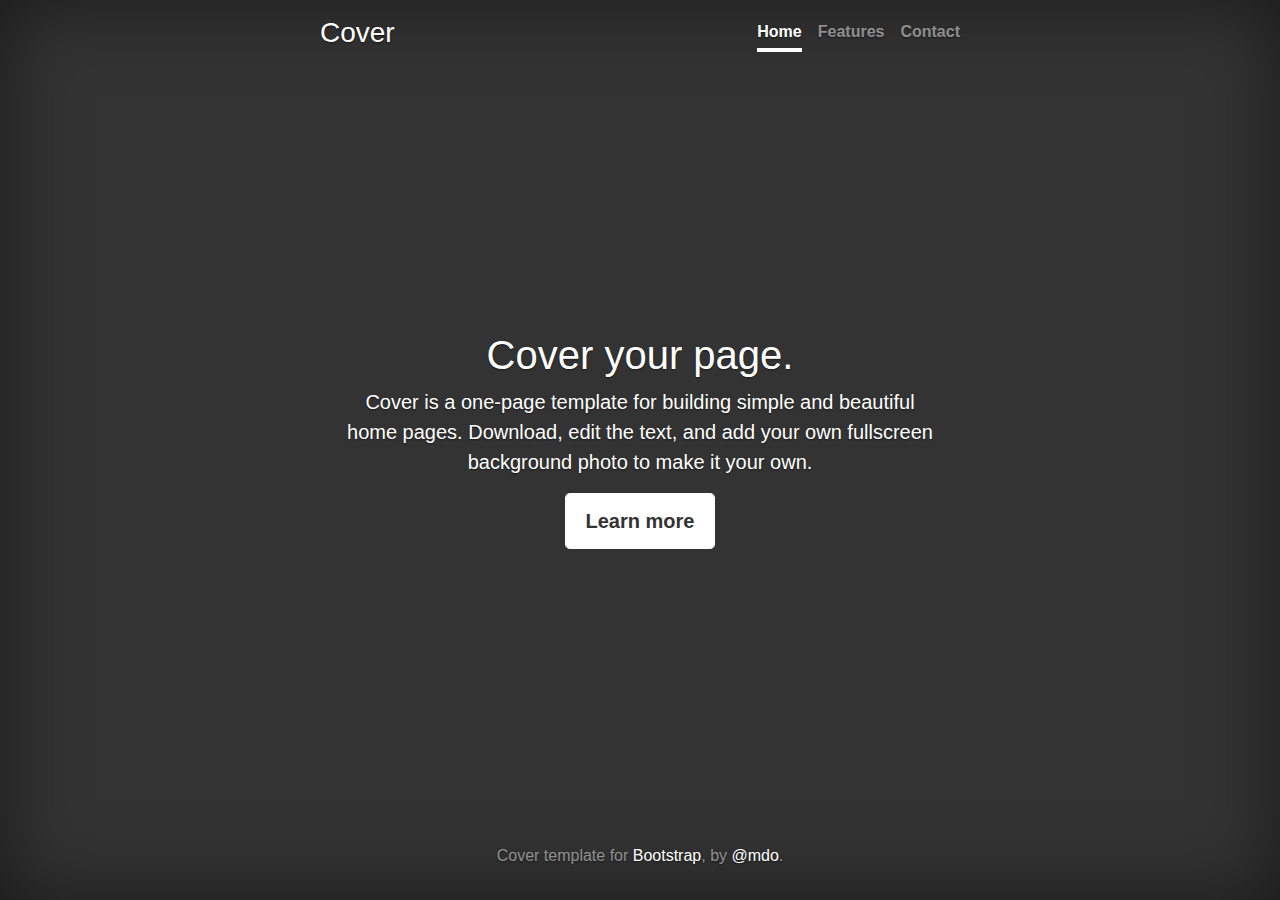
<file: docs/4.0/examples/cover/index.html>
<!doctype html>
<html lang="en">
  <head>
    <meta charset="utf-8">
    <meta name="viewport" content="width=device-width, initial-scale=1, shrink-to-fit=no">
    <meta name="description" content="">
    <meta name="author" content="">
    <link rel="icon" href="../../../../favicon.ico">

    <title>Cover Template for Bootstrap</title>

    <!-- Bootstrap core CSS -->
    <link href="../../../../dist/css/bootstrap.min.css" rel="stylesheet">

    <!-- Custom styles for this template -->
    <link href="cover.css" rel="stylesheet">
  </head>

  <body class="text-center">

    <div class="cover-container d-flex h-100 p-3 mx-auto flex-column">
      <header class="masthead mb-auto">
        <div class="inner">
          <h3 class="masthead-brand">Cover</h3>
          <nav class="nav nav-masthead justify-content-center">
            <a class="nav-link active" href="#">Home</a>
            <a class="nav-link" href="#">Features</a>
            <a class="nav-link" href="#">Contact</a>
          </nav>
        </div>
      </header>

      <main role="main" class="inner cover">
        <h1 class="cover-heading">Cover your page.</h1>
        <p class="lead">Cover is a one-page template for building simple and beautiful home pages. Download, edit the text, and add your own fullscreen background photo to make it your own.</p>
        <p class="lead">
          <a href="#" class="btn btn-lg btn-secondary">Learn more</a>
        </p>
      </main>

      <footer class="mastfoot mt-auto">
        <div class="inner">
          <p>Cover template for <a href="https://getbootstrap.com/">Bootstrap</a>, by <a href="https://twitter.com/mdo">@mdo</a>.</p>
        </div>
      </footer>
    </div>


    <!-- Bootstrap core JavaScript
    ================================================== -->
    <!-- Placed at the end of the document so the pages load faster -->
    <script src="https://code.jquery.com/jquery-3.2.1.slim.min.js" integrity="sha384-KJ3o2DKtIkvYIK3UENzmM7KCkRr/rE9/Qpg6aAZGJwFDMVNA/GpGFF93hXpG5KkN" crossorigin="anonymous"></script>
    <script>window.jQuery || document.write('<script src="../../../../assets/js/vendor/jquery-slim.min.js"><\/script>')</script>
    <script src="../../../../assets/js/vendor/popper.min.js"></script>
    <script src="../../../../dist/js/bootstrap.min.js"></script>
  </body>
</html>
</file>
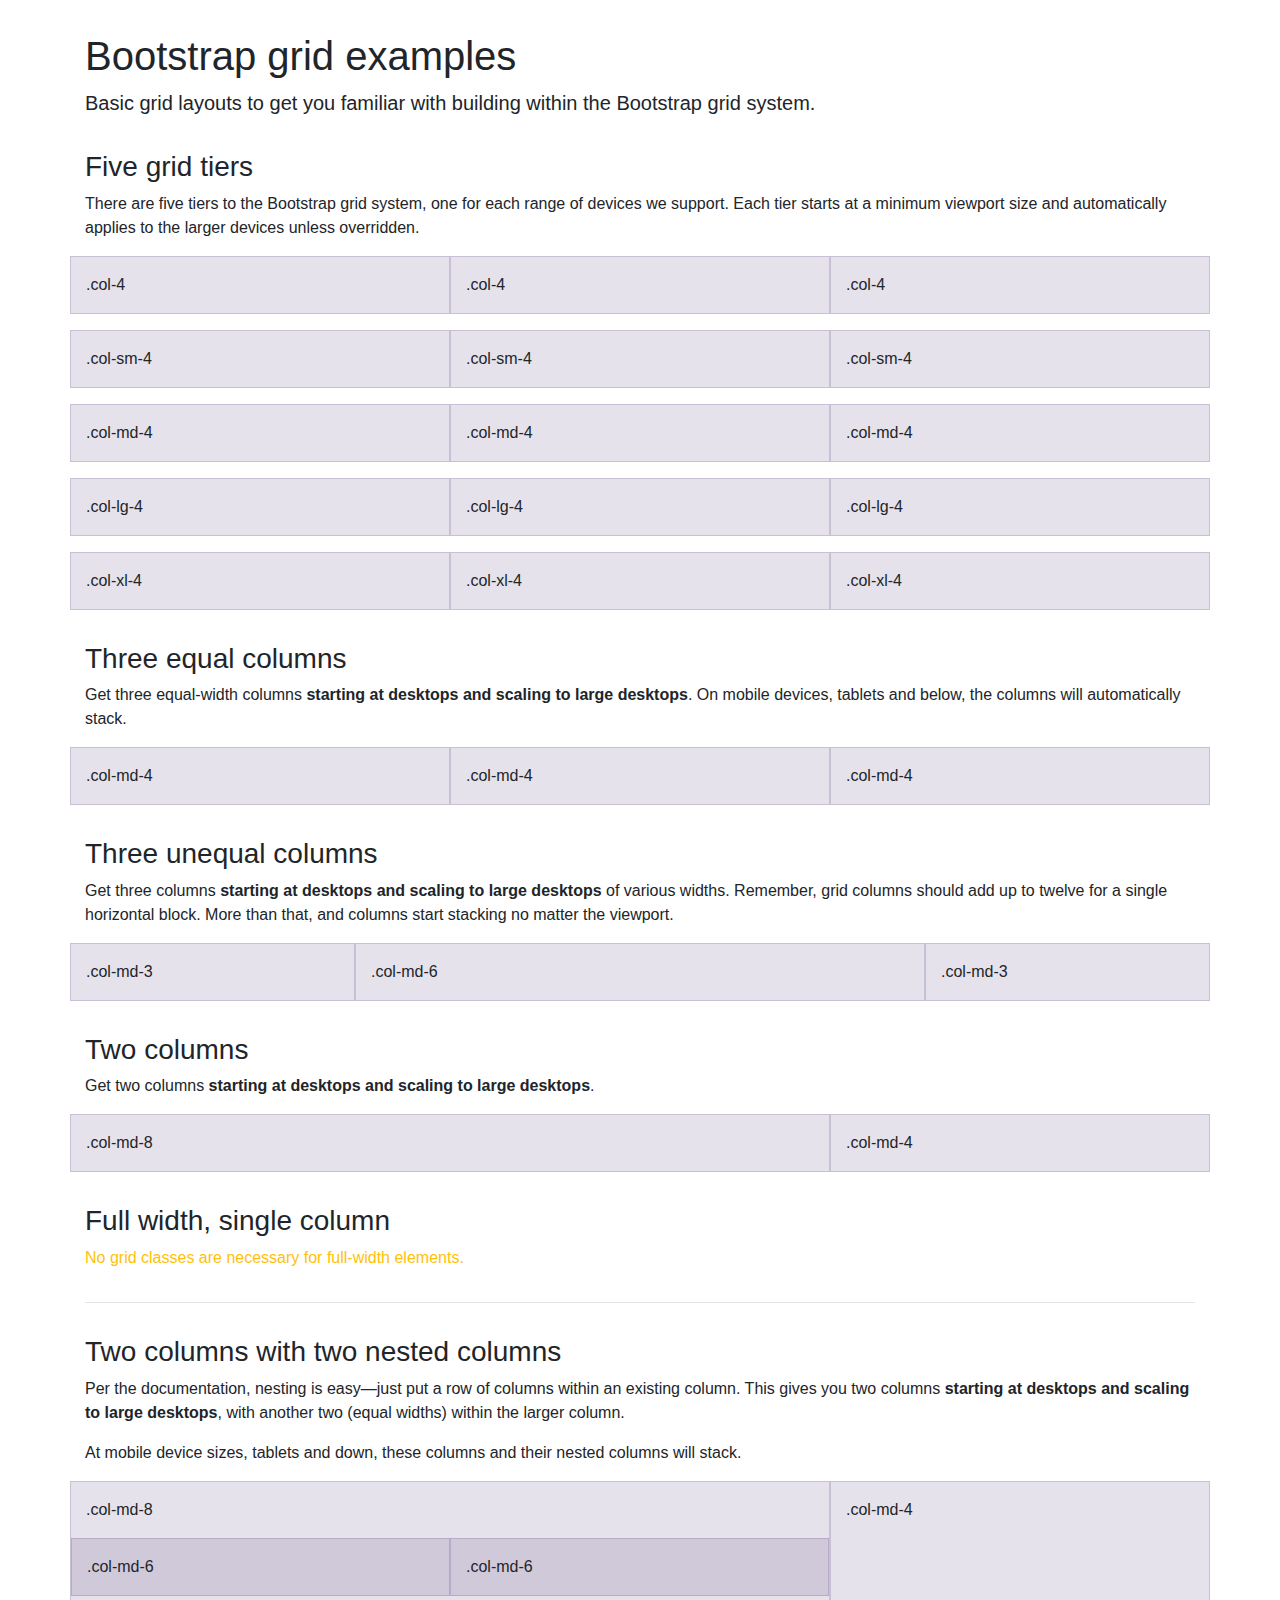
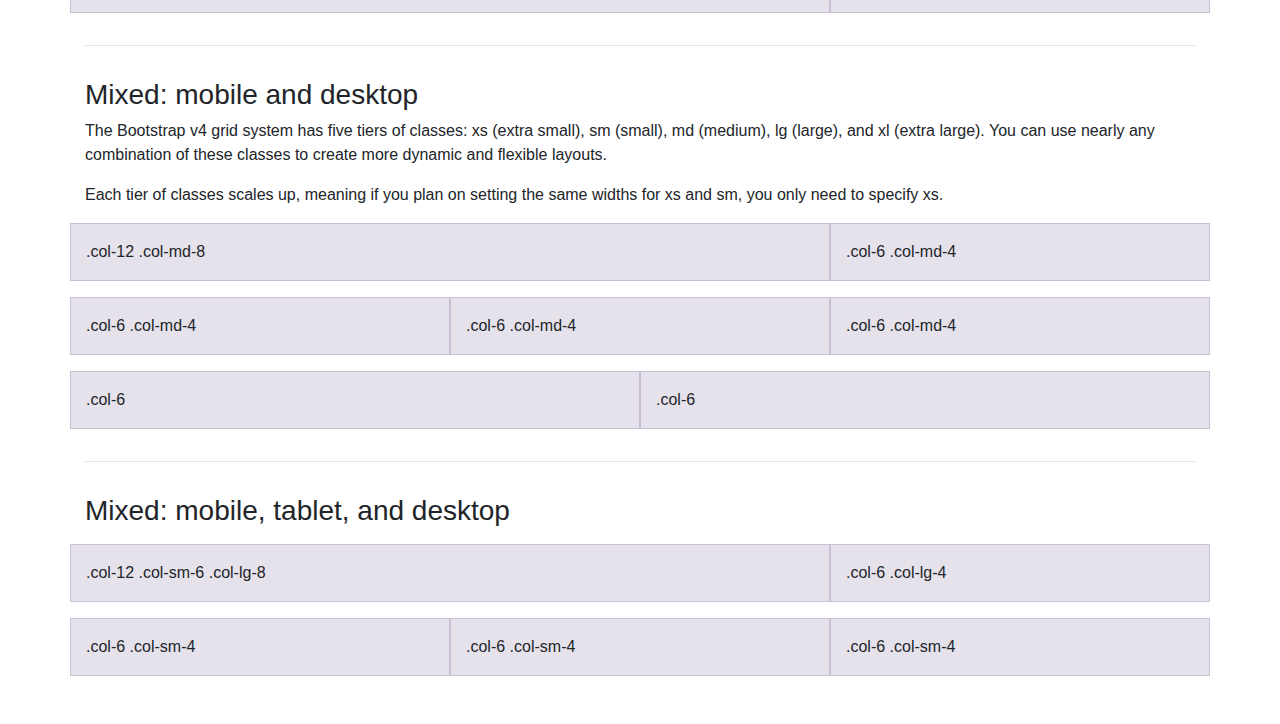
<file: docs/4.0/examples/grid/index.html>
<!doctype html>
<html lang="en">
  <head>
    <meta charset="utf-8">
    <meta name="viewport" content="width=device-width, initial-scale=1, shrink-to-fit=no">
    <meta name="description" content="">
    <meta name="author" content="">
    <link rel="icon" href="../../../../favicon.ico">

    <title>Grid Template for Bootstrap</title>

    <!-- Bootstrap core CSS -->
    <link href="../../../../dist/css/bootstrap.min.css" rel="stylesheet">

    <!-- Custom styles for this template -->
    <link href="grid.css" rel="stylesheet">
  </head>

  <body>
    <div class="container">

      <h1>Bootstrap grid examples</h1>
      <p class="lead">Basic grid layouts to get you familiar with building within the Bootstrap grid system.</p>

      <h3>Five grid tiers</h3>
      <p>There are five tiers to the Bootstrap grid system, one for each range of devices we support. Each tier starts at a minimum viewport size and automatically applies to the larger devices unless overridden.</p>

      <div class="row">
        <div class="col-4">.col-4</div>
        <div class="col-4">.col-4</div>
        <div class="col-4">.col-4</div>
      </div>

      <div class="row">
        <div class="col-sm-4">.col-sm-4</div>
        <div class="col-sm-4">.col-sm-4</div>
        <div class="col-sm-4">.col-sm-4</div>
      </div>

      <div class="row">
        <div class="col-md-4">.col-md-4</div>
        <div class="col-md-4">.col-md-4</div>
        <div class="col-md-4">.col-md-4</div>
      </div>

      <div class="row">
        <div class="col-lg-4">.col-lg-4</div>
        <div class="col-lg-4">.col-lg-4</div>
        <div class="col-lg-4">.col-lg-4</div>
      </div>

      <div class="row">
        <div class="col-xl-4">.col-xl-4</div>
        <div class="col-xl-4">.col-xl-4</div>
        <div class="col-xl-4">.col-xl-4</div>
      </div>

      <h3>Three equal columns</h3>
      <p>Get three equal-width columns <strong>starting at desktops and scaling to large desktops</strong>. On mobile devices, tablets and below, the columns will automatically stack.</p>
      <div class="row">
        <div class="col-md-4">.col-md-4</div>
        <div class="col-md-4">.col-md-4</div>
        <div class="col-md-4">.col-md-4</div>
      </div>

      <h3>Three unequal columns</h3>
      <p>Get three columns <strong>starting at desktops and scaling to large desktops</strong> of various widths. Remember, grid columns should add up to twelve for a single horizontal block. More than that, and columns start stacking no matter the viewport.</p>
      <div class="row">
        <div class="col-md-3">.col-md-3</div>
        <div class="col-md-6">.col-md-6</div>
        <div class="col-md-3">.col-md-3</div>
      </div>

      <h3>Two columns</h3>
      <p>Get two columns <strong>starting at desktops and scaling to large desktops</strong>.</p>
      <div class="row">
        <div class="col-md-8">.col-md-8</div>
        <div class="col-md-4">.col-md-4</div>
      </div>

      <h3>Full width, single column</h3>
      <p class="text-warning">No grid classes are necessary for full-width elements.</p>

      <hr>

      <h3>Two columns with two nested columns</h3>
      <p>Per the documentation, nesting is easy—just put a row of columns within an existing column. This gives you two columns <strong>starting at desktops and scaling to large desktops</strong>, with another two (equal widths) within the larger column.</p>
      <p>At mobile device sizes, tablets and down, these columns and their nested columns will stack.</p>
      <div class="row">
        <div class="col-md-8">
          .col-md-8
          <div class="row">
            <div class="col-md-6">.col-md-6</div>
            <div class="col-md-6">.col-md-6</div>
          </div>
        </div>
        <div class="col-md-4">.col-md-4</div>
      </div>

      <hr>

      <h3>Mixed: mobile and desktop</h3>
      <p>The Bootstrap v4 grid system has five tiers of classes: xs (extra small), sm (small), md (medium), lg (large), and xl (extra large). You can use nearly any combination of these classes to create more dynamic and flexible layouts.</p>
      <p>Each tier of classes scales up, meaning if you plan on setting the same widths for xs and sm, you only need to specify xs.</p>
      <div class="row">
        <div class="col-12 col-md-8">.col-12 .col-md-8</div>
        <div class="col-6 col-md-4">.col-6 .col-md-4</div>
      </div>
      <div class="row">
        <div class="col-6 col-md-4">.col-6 .col-md-4</div>
        <div class="col-6 col-md-4">.col-6 .col-md-4</div>
        <div class="col-6 col-md-4">.col-6 .col-md-4</div>
      </div>
      <div class="row">
        <div class="col-6">.col-6</div>
        <div class="col-6">.col-6</div>
      </div>

      <hr>

      <h3>Mixed: mobile, tablet, and desktop</h3>
      <p></p>
      <div class="row">
        <div class="col-12 col-sm-6 col-lg-8">.col-12 .col-sm-6 .col-lg-8</div>
        <div class="col-6 col-lg-4">.col-6 .col-lg-4</div>
      </div>
      <div class="row">
        <div class="col-6 col-sm-4">.col-6 .col-sm-4</div>
        <div class="col-6 col-sm-4">.col-6 .col-sm-4</div>
        <div class="col-6 col-sm-4">.col-6 .col-sm-4</div>
      </div>

    </div> <!-- /container -->
  </body>
</html>
</file>
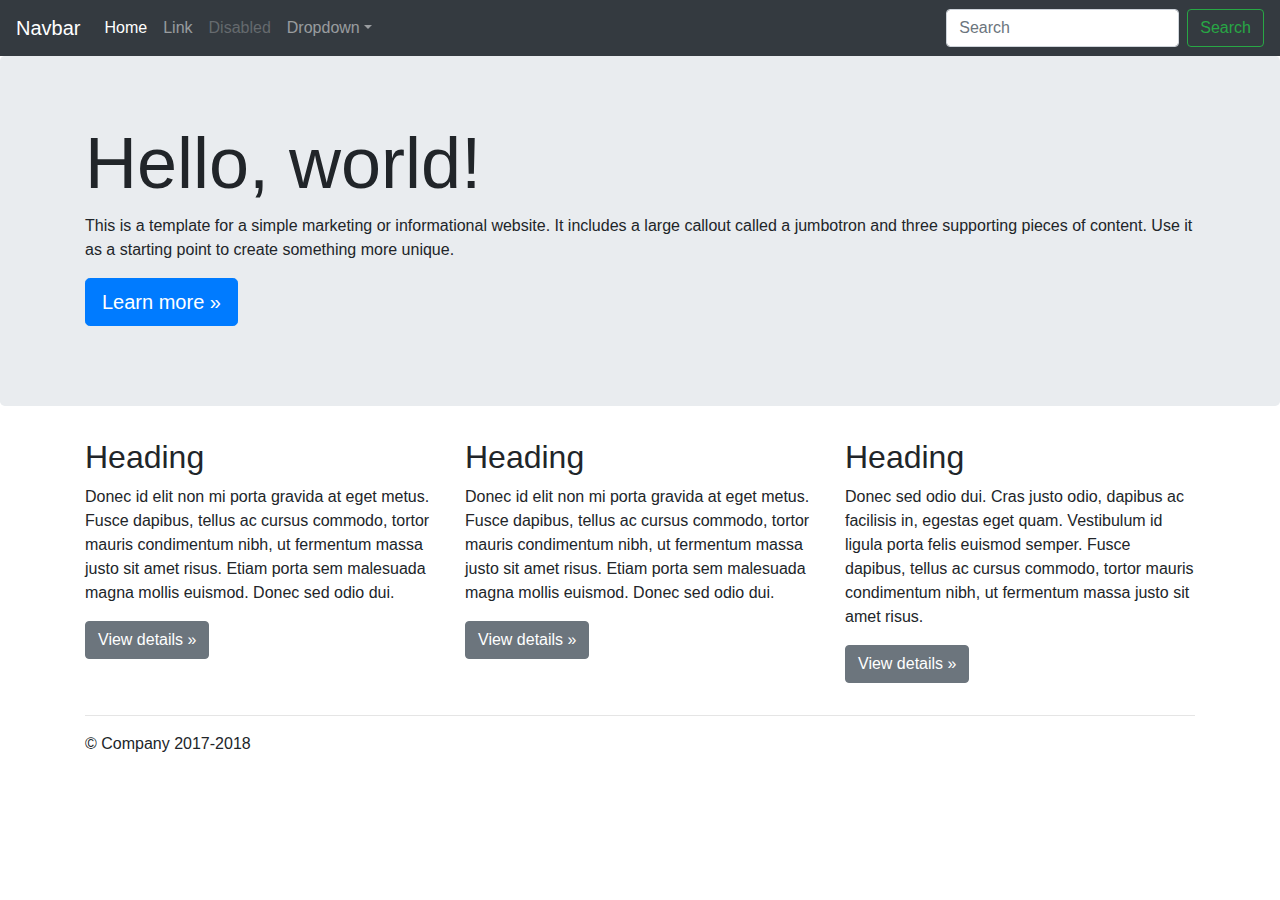
<file: docs/4.0/examples/jumbotron/index.html>
<!doctype html>
<html lang="en">
  <head>
    <meta charset="utf-8">
    <meta name="viewport" content="width=device-width, initial-scale=1, shrink-to-fit=no">
    <meta name="description" content="">
    <meta name="author" content="">
    <link rel="icon" href="../../../../favicon.ico">

    <title>Jumbotron Template for Bootstrap</title>

    <!-- Bootstrap core CSS -->
    <link href="../../../../dist/css/bootstrap.min.css" rel="stylesheet">

    <!-- Custom styles for this template -->
    <link href="jumbotron.css" rel="stylesheet">
  </head>

  <body>

    <nav class="navbar navbar-expand-md navbar-dark fixed-top bg-dark">
      <a class="navbar-brand" href="#">Navbar</a>
      <button class="navbar-toggler" type="button" data-toggle="collapse" data-target="#navbarsExampleDefault" aria-controls="navbarsExampleDefault" aria-expanded="false" aria-label="Toggle navigation">
        <span class="navbar-toggler-icon"></span>
      </button>

      <div class="collapse navbar-collapse" id="navbarsExampleDefault">
        <ul class="navbar-nav mr-auto">
          <li class="nav-item active">
            <a class="nav-link" href="#">Home <span class="sr-only">(current)</span></a>
          </li>
          <li class="nav-item">
            <a class="nav-link" href="#">Link</a>
          </li>
          <li class="nav-item">
            <a class="nav-link disabled" href="#">Disabled</a>
          </li>
          <li class="nav-item dropdown">
            <a class="nav-link dropdown-toggle" href="http://example.com" id="dropdown01" data-toggle="dropdown" aria-haspopup="true" aria-expanded="false">Dropdown</a>
            <div class="dropdown-menu" aria-labelledby="dropdown01">
              <a class="dropdown-item" href="#">Action</a>
              <a class="dropdown-item" href="#">Another action</a>
              <a class="dropdown-item" href="#">Something else here</a>
            </div>
          </li>
        </ul>
        <form class="form-inline my-2 my-lg-0">
          <input class="form-control mr-sm-2" type="text" placeholder="Search" aria-label="Search">
          <button class="btn btn-outline-success my-2 my-sm-0" type="submit">Search</button>
        </form>
      </div>
    </nav>

    <main role="main">

      <!-- Main jumbotron for a primary marketing message or call to action -->
      <div class="jumbotron">
        <div class="container">
          <h1 class="display-3">Hello, world!</h1>
          <p>This is a template for a simple marketing or informational website. It includes a large callout called a jumbotron and three supporting pieces of content. Use it as a starting point to create something more unique.</p>
          <p><a class="btn btn-primary btn-lg" href="#" role="button">Learn more &raquo;</a></p>
        </div>
      </div>

      <div class="container">
        <!-- Example row of columns -->
        <div class="row">
          <div class="col-md-4">
            <h2>Heading</h2>
            <p>Donec id elit non mi porta gravida at eget metus. Fusce dapibus, tellus ac cursus commodo, tortor mauris condimentum nibh, ut fermentum massa justo sit amet risus. Etiam porta sem malesuada magna mollis euismod. Donec sed odio dui. </p>
            <p><a class="btn btn-secondary" href="#" role="button">View details &raquo;</a></p>
          </div>
          <div class="col-md-4">
            <h2>Heading</h2>
            <p>Donec id elit non mi porta gravida at eget metus. Fusce dapibus, tellus ac cursus commodo, tortor mauris condimentum nibh, ut fermentum massa justo sit amet risus. Etiam porta sem malesuada magna mollis euismod. Donec sed odio dui. </p>
            <p><a class="btn btn-secondary" href="#" role="button">View details &raquo;</a></p>
          </div>
          <div class="col-md-4">
            <h2>Heading</h2>
            <p>Donec sed odio dui. Cras justo odio, dapibus ac facilisis in, egestas eget quam. Vestibulum id ligula porta felis euismod semper. Fusce dapibus, tellus ac cursus commodo, tortor mauris condimentum nibh, ut fermentum massa justo sit amet risus.</p>
            <p><a class="btn btn-secondary" href="#" role="button">View details &raquo;</a></p>
          </div>
        </div>

        <hr>

      </div> <!-- /container -->

    </main>

    <footer class="container">
      <p>&copy; Company 2017-2018</p>
    </footer>

    <!-- Bootstrap core JavaScript
    ================================================== -->
    <!-- Placed at the end of the document so the pages load faster -->
    <script src="https://code.jquery.com/jquery-3.2.1.slim.min.js" integrity="sha384-KJ3o2DKtIkvYIK3UENzmM7KCkRr/rE9/Qpg6aAZGJwFDMVNA/GpGFF93hXpG5KkN" crossorigin="anonymous"></script>
    <script>window.jQuery || document.write('<script src="../../../../assets/js/vendor/jquery-slim.min.js"><\/script>')</script>
    <script src="../../../../assets/js/vendor/popper.min.js"></script>
    <script src="../../../../dist/js/bootstrap.min.js"></script>
  </body>
</html>
</file>
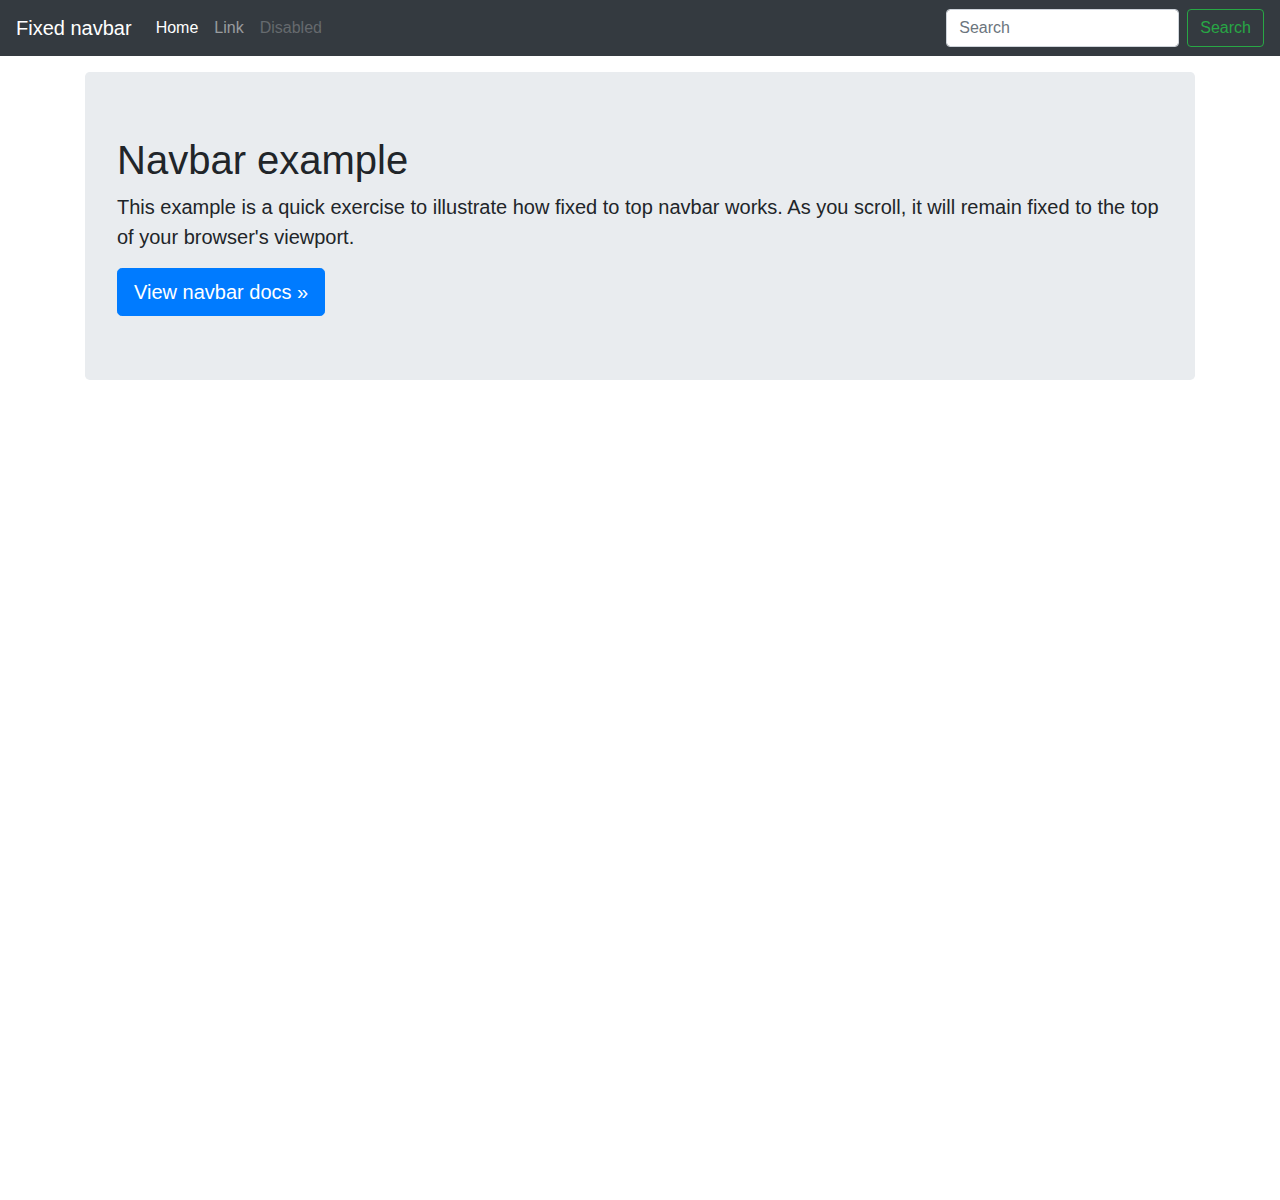
<file: docs/4.0/examples/navbar-fixed/index.html>
<!doctype html>
<html lang="en">
  <head>
    <meta charset="utf-8">
    <meta name="viewport" content="width=device-width, initial-scale=1, shrink-to-fit=no">
    <meta name="description" content="">
    <meta name="author" content="">
    <link rel="icon" href="../../../../favicon.ico">

    <title>Fixed top navbar example for Bootstrap</title>

    <!-- Bootstrap core CSS -->
    <link href="../../../../dist/css/bootstrap.min.css" rel="stylesheet">

    <!-- Custom styles for this template -->
    <link href="navbar-top-fixed.css" rel="stylesheet">
  </head>

  <body>

    <nav class="navbar navbar-expand-md navbar-dark fixed-top bg-dark">
      <a class="navbar-brand" href="#">Fixed navbar</a>
      <button class="navbar-toggler" type="button" data-toggle="collapse" data-target="#navbarCollapse" aria-controls="navbarCollapse" aria-expanded="false" aria-label="Toggle navigation">
        <span class="navbar-toggler-icon"></span>
      </button>
      <div class="collapse navbar-collapse" id="navbarCollapse">
        <ul class="navbar-nav mr-auto">
          <li class="nav-item active">
            <a class="nav-link" href="#">Home <span class="sr-only">(current)</span></a>
          </li>
          <li class="nav-item">
            <a class="nav-link" href="#">Link</a>
          </li>
          <li class="nav-item">
            <a class="nav-link disabled" href="#">Disabled</a>
          </li>
        </ul>
        <form class="form-inline mt-2 mt-md-0">
          <input class="form-control mr-sm-2" type="text" placeholder="Search" aria-label="Search">
          <button class="btn btn-outline-success my-2 my-sm-0" type="submit">Search</button>
        </form>
      </div>
    </nav>

    <main role="main" class="container">
      <div class="jumbotron">
        <h1>Navbar example</h1>
        <p class="lead">This example is a quick exercise to illustrate how fixed to top navbar works. As you scroll, it will remain fixed to the top of your browser's viewport.</p>
        <a class="btn btn-lg btn-primary" href="../../components/navbar/" role="button">View navbar docs &raquo;</a>
      </div>
    </main>

    <!-- Bootstrap core JavaScript
    ================================================== -->
    <!-- Placed at the end of the document so the pages load faster -->
    <script src="https://code.jquery.com/jquery-3.2.1.slim.min.js" integrity="sha384-KJ3o2DKtIkvYIK3UENzmM7KCkRr/rE9/Qpg6aAZGJwFDMVNA/GpGFF93hXpG5KkN" crossorigin="anonymous"></script>
    <script>window.jQuery || document.write('<script src="../../../../assets/js/vendor/jquery-slim.min.js"><\/script>')</script>
    <script src="../../../../assets/js/vendor/popper.min.js"></script>
    <script src="../../../../dist/js/bootstrap.min.js"></script>
  </body>
</html>
</file>
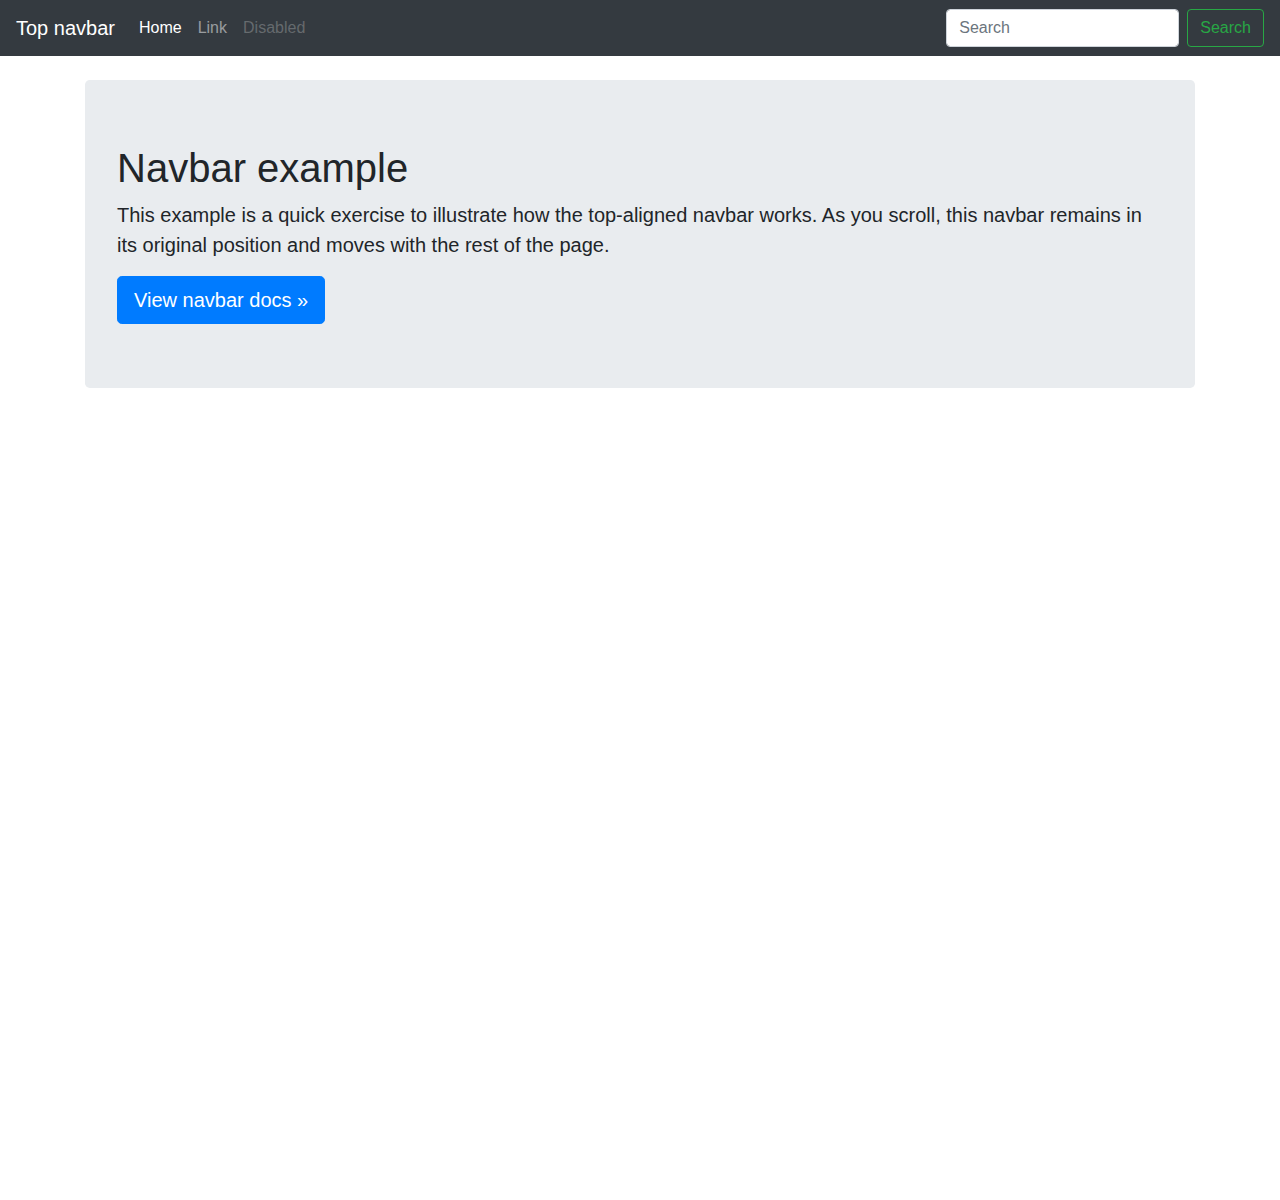
<file: docs/4.0/examples/navbar-static/index.html>
<!doctype html>
<html lang="en">
  <head>
    <meta charset="utf-8">
    <meta name="viewport" content="width=device-width, initial-scale=1, shrink-to-fit=no">
    <meta name="description" content="">
    <meta name="author" content="">
    <link rel="icon" href="../../../../favicon.ico">

    <title>Top navbar example for Bootstrap</title>

    <!-- Bootstrap core CSS -->
    <link href="../../../../dist/css/bootstrap.min.css" rel="stylesheet">

    <!-- Custom styles for this template -->
    <link href="navbar-top.css" rel="stylesheet">
  </head>

  <body>

    <nav class="navbar navbar-expand-md navbar-dark bg-dark mb-4">
      <a class="navbar-brand" href="#">Top navbar</a>
      <button class="navbar-toggler" type="button" data-toggle="collapse" data-target="#navbarCollapse" aria-controls="navbarCollapse" aria-expanded="false" aria-label="Toggle navigation">
        <span class="navbar-toggler-icon"></span>
      </button>
      <div class="collapse navbar-collapse" id="navbarCollapse">
        <ul class="navbar-nav mr-auto">
          <li class="nav-item active">
            <a class="nav-link" href="#">Home <span class="sr-only">(current)</span></a>
          </li>
          <li class="nav-item">
            <a class="nav-link" href="#">Link</a>
          </li>
          <li class="nav-item">
            <a class="nav-link disabled" href="#">Disabled</a>
          </li>
        </ul>
        <form class="form-inline mt-2 mt-md-0">
          <input class="form-control mr-sm-2" type="text" placeholder="Search" aria-label="Search">
          <button class="btn btn-outline-success my-2 my-sm-0" type="submit">Search</button>
        </form>
      </div>
    </nav>

    <main role="main" class="container">
      <div class="jumbotron">
        <h1>Navbar example</h1>
        <p class="lead">This example is a quick exercise to illustrate how the top-aligned navbar works. As you scroll, this navbar remains in its original position and moves with the rest of the page.</p>
        <a class="btn btn-lg btn-primary" href="../../components/navbar/" role="button">View navbar docs &raquo;</a>
      </div>
    </main>

    <!-- Bootstrap core JavaScript
    ================================================== -->
    <!-- Placed at the end of the document so the pages load faster -->
    <script src="https://code.jquery.com/jquery-3.2.1.slim.min.js" integrity="sha384-KJ3o2DKtIkvYIK3UENzmM7KCkRr/rE9/Qpg6aAZGJwFDMVNA/GpGFF93hXpG5KkN" crossorigin="anonymous"></script>
    <script>window.jQuery || document.write('<script src="../../../../assets/js/vendor/jquery-slim.min.js"><\/script>')</script>
    <script src="../../../../assets/js/vendor/popper.min.js"></script>
    <script src="../../../../dist/js/bootstrap.min.js"></script>
  </body>
</html>
</file>
<file: assets/css/style.css>
body {
  background: #eff0f2;
  color: #4A5464;
  font-family: Roboto;
  font-style: normal;
  line-height: 24px;
  letter-spacing: -0.1px; }

.headerStyle {
  box-shadow: 0px 2px 18px rgba(179, 183, 186, 0.57);
  background: #fff; }

.header-icon {
  margin: 20px 32px 20px 52px; }

.main-grid {
  padding: 32px 114px 18px 114px;
  background: #fff;
  box-shadow: 0px 2px 18px rgba(179, 183, 186, 0.57);
  border-radius: 4px; }

.header-text {
  font-size: 1.25rem; }

.form-main-grid {
  margin: 32px 101px 88px; }

.input_divider {
  margin: 32px 0;
  font-family: Roboto;
  font-style: normal;
  font-weight: 500;
  font-size: 18px;
  line-height: 24px;
  color: #4A5464; }

.radio-button {
  margin-right: 32px;
  text-align: center; }

.radio-grid {
  display: flex;
  font-family: Roboto;
  font-style: normal;
  font-weight: normal;
  font-size: 14px;
  line-height: normal;
  text-align: center; }

.borderinput {
  border: 0px;
  border-bottom: 1px solid #7A828D;
  border-radius: 4px 4px 0px 0px;
  background: #fbfbfb;
  padding: 8px 6.43px 8px 22.14px;
  font-size: 14px !important;
  max-width: 1164px; }

.btn-right-bottom {
  font-size: 0.75rem;
  background: #fff;
  color: #b6b6b6;
  font-weight: 500;
  font-size: 12px;
  line-height: 24px;
  text-align: center;
  letter-spacing: -0.1px; }

.btn-right-top {
  font-size: 14px;
  color: #A1A7AF;
  border-radius: 2px;
  background: #e4e4e4; }

.right-side {
  text-align: right; }

.center-content {
  display: flex;
  justify-content: center;
  align-items: center; }

.top-content {
  display: flex;
  justify-content: center;
  align-items: baseline; }

.center-align {
  display: flex !important;
  align-items: center; }

.btn-left {
  color: #05A4F4;
  font-size: 0.75rem;
  background: #fff;
  font-weight: 500;
  font-size: 12px;
  line-height: 24px;
  text-align: center;
  letter-spacing: -0.1px; }

select {
  border: none !important;
  border-bottom: 1px solid #7A828D !important;
  border-radius: 0px !important; }

input:focus, textarea:focus, button:focus, select:focus {
  -webkit-box-shadow: none !important;
  box-shadow: none !important; }

label {
  cursor: pointer;
  filter: grayscale(100%); }

label:hover {
  filter: grayscale(0); }

input[type="radio"]:checked + label {
  filter: grayscale(0); }

.icon-margin {
  margin-right: 20px; }

@media screen and (max-width: 1200px) {
  .main-grid {
    padding: 21px 78px 18px 40px !important; }

  .form-main-grid {
    margin: 32px 80px 88px; } }
@media screen and (max-width: 992px) {
  .form-main-grid {
    margin-left: 6px;
    margin-right: 6px; }

  .main-grid {
    padding: 22px 262px 18px 72px; } }
@media screen and (min-width: 1440px) {
  .select-margin {
    margin-bottom: 29px; } }
@media screen and (max-width: 575px) {
  .formHeader {
    font-size: 1rem; }

  .right-side {
    text-align: center; }

  .main-grid {
    padding: 22px 20px 10px 16px !important; }

  .small-image {
    width: 30px;
    height: 30px; }

  .visible {
    visibility: hidden !important;
    margin-top: -24px; }

  .invisible {
    visibility: visible !important; }

  .invisible-part-top {
    margin-top: -100px; }

  .icon-margin {
    margin-right: 10px; }

  .header-text {
    font-size: 16px; } }
@media screen and (min-width: 575px) {
  .invisable-part-bottom {
    margin-top: -125px; } }
@media screen and (max-width: 772px) {
  .main-grid {
    padding: 22px 20px 10px 16px; } }

/*# sourceMappingURL=style.css.map */
</file>
<file: docs/4.0/examples/album/album.css>
:root {
  --jumbotron-padding-y: 3rem;
}

.jumbotron {
  padding-top: var(--jumbotron-padding-y);
  padding-bottom: var(--jumbotron-padding-y);
  margin-bottom: 0;
  background-color: #fff;
}
@media (min-width: 768px) {
  .jumbotron {
    padding-top: calc(var(--jumbotron-padding-y) * 2);
    padding-bottom: calc(var(--jumbotron-padding-y) * 2);
  }
}

.jumbotron p:last-child {
  margin-bottom: 0;
}

.jumbotron-heading {
  font-weight: 300;
}

.jumbotron .container {
  max-width: 40rem;
}

footer {
  padding-top: 3rem;
  padding-bottom: 3rem;
}

footer p {
  margin-bottom: .25rem;
}

.box-shadow { box-shadow: 0 .25rem .75rem rgba(0, 0, 0, .05); }
</file>
<file: docs/4.0/examples/blog/blog.css>
/* stylelint-disable selector-list-comma-newline-after */

.blog-header {
  line-height: 1;
  border-bottom: 1px solid #e5e5e5;
}

.blog-header-logo {
  font-family: "Playfair Display", Georgia, "Times New Roman", serif;
  font-size: 2.25rem;
}

.blog-header-logo:hover {
  text-decoration: none;
}

h1, h2, h3, h4, h5, h6 {
  font-family: "Playfair Display", Georgia, "Times New Roman", serif;
}

.display-4 {
  font-size: 2.5rem;
}
@media (min-width: 768px) {
  .display-4 {
    font-size: 3rem;
  }
}

.nav-scroller {
  position: relative;
  z-index: 2;
  height: 2.75rem;
  overflow-y: hidden;
}

.nav-scroller .nav {
  display: -webkit-box;
  display: -ms-flexbox;
  display: flex;
  -ms-flex-wrap: nowrap;
  flex-wrap: nowrap;
  padding-bottom: 1rem;
  margin-top: -1px;
  overflow-x: auto;
  text-align: center;
  white-space: nowrap;
  -webkit-overflow-scrolling: touch;
}

.nav-scroller .nav-link {
  padding-top: .75rem;
  padding-bottom: .75rem;
  font-size: .875rem;
}

.card-img-right {
  height: 100%;
  border-radius: 0 3px 3px 0;
}

.flex-auto {
  -ms-flex: 0 0 auto;
  -webkit-box-flex: 0;
  flex: 0 0 auto;
}

.h-250 { height: 250px; }
@media (min-width: 768px) {
  .h-md-250 { height: 250px; }
}

.border-top { border-top: 1px solid #e5e5e5; }
.border-bottom { border-bottom: 1px solid #e5e5e5; }

.box-shadow { box-shadow: 0 .25rem .75rem rgba(0, 0, 0, .05); }

/*
 * Blog name and description
 */
.blog-title {
  margin-bottom: 0;
  font-size: 2rem;
  font-weight: 400;
}
.blog-description {
  font-size: 1.1rem;
  color: #999;
}

@media (min-width: 40em) {
  .blog-title {
    font-size: 3.5rem;
  }
}

/* Pagination */
.blog-pagination {
  margin-bottom: 4rem;
}
.blog-pagination > .btn {
  border-radius: 2rem;
}

/*
 * Blog posts
 */
.blog-post {
  margin-bottom: 4rem;
}
.blog-post-title {
  margin-bottom: .25rem;
  font-size: 2.5rem;
}
.blog-post-meta {
  margin-bottom: 1.25rem;
  color: #999;
}

/*
 * Footer
 */
.blog-footer {
  padding: 2.5rem 0;
  color: #999;
  text-align: center;
  background-color: #f9f9f9;
  border-top: .05rem solid #e5e5e5;
}
.blog-footer p:last-child {
  margin-bottom: 0;
}
</file>
<file: docs/4.0/examples/carousel/carousel.css>
/* GLOBAL STYLES
-------------------------------------------------- */
/* Padding below the footer and lighter body text */

body {
  padding-top: 3rem;
  padding-bottom: 3rem;
  color: #5a5a5a;
}


/* CUSTOMIZE THE CAROUSEL
-------------------------------------------------- */

/* Carousel base class */
.carousel {
  margin-bottom: 4rem;
}
/* Since positioning the image, we need to help out the caption */
.carousel-caption {
  bottom: 3rem;
  z-index: 10;
}

/* Declare heights because of positioning of img element */
.carousel-item {
  height: 32rem;
  background-color: #777;
}
.carousel-item > img {
  position: absolute;
  top: 0;
  left: 0;
  min-width: 100%;
  height: 32rem;
}


/* MARKETING CONTENT
-------------------------------------------------- */

/* Center align the text within the three columns below the carousel */
.marketing .col-lg-4 {
  margin-bottom: 1.5rem;
  text-align: center;
}
.marketing h2 {
  font-weight: 400;
}
.marketing .col-lg-4 p {
  margin-right: .75rem;
  margin-left: .75rem;
}


/* Featurettes
------------------------- */

.featurette-divider {
  margin: 5rem 0; /* Space out the Bootstrap <hr> more */
}

/* Thin out the marketing headings */
.featurette-heading {
  font-weight: 300;
  line-height: 1;
  letter-spacing: -.05rem;
}


/* RESPONSIVE CSS
-------------------------------------------------- */

@media (min-width: 40em) {
  /* Bump up size of carousel content */
  .carousel-caption p {
    margin-bottom: 1.25rem;
    font-size: 1.25rem;
    line-height: 1.4;
  }

  .featurette-heading {
    font-size: 50px;
  }
}

@media (min-width: 62em) {
  .featurette-heading {
    margin-top: 7rem;
  }
}
</file>
<file: docs/4.0/examples/cover/cover.css>
/*
 * Globals
 */

/* Links */
a,
a:focus,
a:hover {
  color: #fff;
}

/* Custom default button */
.btn-secondary,
.btn-secondary:hover,
.btn-secondary:focus {
  color: #333;
  text-shadow: none; /* Prevent inheritance from `body` */
  background-color: #fff;
  border: .05rem solid #fff;
}


/*
 * Base structure
 */

html,
body {
  height: 100%;
  background-color: #333;
}

body {
  display: -ms-flexbox;
  display: -webkit-box;
  display: flex;
  -ms-flex-pack: center;
  -webkit-box-pack: center;
  justify-content: center;
  color: #fff;
  text-shadow: 0 .05rem .1rem rgba(0, 0, 0, .5);
  box-shadow: inset 0 0 5rem rgba(0, 0, 0, .5);
}

.cover-container {
  max-width: 42em;
}


/*
 * Header
 */
.masthead {
  margin-bottom: 2rem;
}

.masthead-brand {
  margin-bottom: 0;
}

.nav-masthead .nav-link {
  padding: .25rem 0;
  font-weight: 700;
  color: rgba(255, 255, 255, .5);
  background-color: transparent;
  border-bottom: .25rem solid transparent;
}

.nav-masthead .nav-link:hover,
.nav-masthead .nav-link:focus {
  border-bottom-color: rgba(255, 255, 255, .25);
}

.nav-masthead .nav-link + .nav-link {
  margin-left: 1rem;
}

.nav-masthead .active {
  color: #fff;
  border-bottom-color: #fff;
}

@media (min-width: 48em) {
  .masthead-brand {
    float: left;
  }
  .nav-masthead {
    float: right;
  }
}


/*
 * Cover
 */
.cover {
  padding: 0 1.5rem;
}
.cover .btn-lg {
  padding: .75rem 1.25rem;
  font-weight: 700;
}


/*
 * Footer
 */
.mastfoot {
  color: rgba(255, 255, 255, .5);
}
</file>
<file: docs/4.0/examples/grid/grid.css>
body {
  padding-top: 2rem;
  padding-bottom: 2rem;
}

h3 {
  margin-top: 2rem;
}

.row {
  margin-bottom: 1rem;
}
.row .row {
  margin-top: 1rem;
  margin-bottom: 0;
}
[class*="col-"] {
  padding-top: 1rem;
  padding-bottom: 1rem;
  background-color: rgba(86, 61, 124, .15);
  border: 1px solid rgba(86, 61, 124, .2);
}

hr {
  margin-top: 2rem;
  margin-bottom: 2rem;
}
</file>
<file: docs/4.0/examples/jumbotron/jumbotron.css>
/* Move down content because we have a fixed navbar that is 3.5rem tall */
body {
  padding-top: 3.5rem;
}
</file>
<file: docs/4.0/examples/navbar-fixed/navbar-top-fixed.css>
/* Show it is fixed to the top */
body {
  min-height: 75rem;
  padding-top: 4.5rem;
}
</file>
<file: docs/4.0/examples/navbar-static/navbar-top.css>
/* Show it's not fixed to the top */
body {
  min-height: 75rem;
}
</file>
<file: js/tests/vendor/qunit.css>
/*!
 * QUnit 2.4.1
 * https://qunitjs.com/
 *
 * Copyright jQuery Foundation and other contributors
 * Released under the MIT license
 * https://jquery.org/license
 *
 * Date: 2017-10-22T05:12Z
 */

/** Font Family and Sizes */

#qunit-tests, #qunit-header, #qunit-banner, #qunit-testrunner-toolbar, #qunit-filteredTest, #qunit-userAgent, #qunit-testresult {
	font-family: "Helvetica Neue Light", "HelveticaNeue-Light", "Helvetica Neue", Calibri, Helvetica, Arial, sans-serif;
}

#qunit-testrunner-toolbar, #qunit-filteredTest, #qunit-userAgent, #qunit-testresult, #qunit-tests li { font-size: small; }
#qunit-tests { font-size: smaller; }


/** Resets */

#qunit-tests, #qunit-header, #qunit-banner, #qunit-filteredTest, #qunit-userAgent, #qunit-testresult, #qunit-modulefilter {
	margin: 0;
	padding: 0;
}


/** Header (excluding toolbar) */

#qunit-header {
	padding: 0.5em 0 0.5em 1em;

	color: #8699A4;
	background-color: #0D3349;

	font-size: 1.5em;
	line-height: 1em;
	font-weight: 400;

	border-radius: 5px 5px 0 0;
}

#qunit-header a {
	text-decoration: none;
	color: #C2CCD1;
}

#qunit-header a:hover,
#qunit-header a:focus {
	color: #FFF;
}

#qunit-banner {
	height: 5px;
}

#qunit-filteredTest {
	padding: 0.5em 1em 0.5em 1em;
	color: #366097;
	background-color: #F4FF77;
}

#qunit-userAgent {
	padding: 0.5em 1em 0.5em 1em;
	color: #FFF;
	background-color: #2B81AF;
	text-shadow: rgba(0, 0, 0, 0.5) 2px 2px 1px;
}


/** Toolbar */

#qunit-testrunner-toolbar {
	padding: 0.5em 1em 0.5em 1em;
	color: #5E740B;
	background-color: #EEE;
}

#qunit-testrunner-toolbar .clearfix {
	height: 0;
	clear: both;
}

#qunit-testrunner-toolbar label {
	display: inline-block;
}

#qunit-testrunner-toolbar input[type=checkbox],
#qunit-testrunner-toolbar input[type=radio] {
	margin: 3px;
	vertical-align: -2px;
}

#qunit-testrunner-toolbar input[type=text] {
	box-sizing: border-box;
	height: 1.6em;
}

.qunit-url-config,
.qunit-filter,
#qunit-modulefilter {
	display: inline-block;
	line-height: 2.1em;
}

.qunit-filter,
#qunit-modulefilter {
	float: right;
	position: relative;
	margin-left: 1em;
}

.qunit-url-config label {
	margin-right: 0.5em;
}

#qunit-modulefilter-search {
	box-sizing: border-box;
	width: 400px;
}

#qunit-modulefilter-search-container:after {
	position: absolute;
	right: 0.3em;
	content: "\25bc";
	color: black;
}

#qunit-modulefilter-dropdown {
	/* align with #qunit-modulefilter-search */
	box-sizing: border-box;
	width: 400px;
	position: absolute;
	right: 0;
	top: 50%;
	margin-top: 0.8em;

	border: 1px solid #D3D3D3;
	border-top: none;
	border-radius: 0 0 .25em .25em;
	color: #000;
	background-color: #F5F5F5;
	z-index: 99;
}

#qunit-modulefilter-dropdown a {
	color: inherit;
	text-decoration: none;
}

#qunit-modulefilter-dropdown .clickable.checked {
	font-weight: bold;
	color: #000;
	background-color: #D2E0E6;
}

#qunit-modulefilter-dropdown .clickable:hover {
	color: #FFF;
	background-color: #0D3349;
}

#qunit-modulefilter-actions {
	display: block;
	overflow: auto;

	/* align with #qunit-modulefilter-dropdown-list */
	font: smaller/1.5em sans-serif;
}

#qunit-modulefilter-dropdown #qunit-modulefilter-actions > * {
	box-sizing: border-box;
	max-height: 2.8em;
	display: block;
	padding: 0.4em;
}

#qunit-modulefilter-dropdown #qunit-modulefilter-actions > button {
	float: right;
	font: inherit;
}

#qunit-modulefilter-dropdown #qunit-modulefilter-actions > :last-child {
	/* insert padding to align with checkbox margins */
	padding-left: 3px;
}

#qunit-modulefilter-dropdown-list {
	max-height: 200px;
	overflow-y: auto;
	margin: 0;
	border-top: 2px groove threedhighlight;
	padding: 0.4em 0 0;
	font: smaller/1.5em sans-serif;
}

#qunit-modulefilter-dropdown-list li {
	white-space: nowrap;
	overflow: hidden;
	text-overflow: ellipsis;
}

#qunit-modulefilter-dropdown-list .clickable {
	display: block;
	padding-left: 0.15em;
}


/** Tests: Pass/Fail */

#qunit-tests {
	list-style-position: inside;
}

#qunit-tests li {
	padding: 0.4em 1em 0.4em 1em;
	border-bottom: 1px solid #FFF;
	list-style-position: inside;
}

#qunit-tests > li {
	display: none;
}

#qunit-tests li.running,
#qunit-tests li.pass,
#qunit-tests li.fail,
#qunit-tests li.skipped,
#qunit-tests li.aborted {
	display: list-item;
}

#qunit-tests.hidepass {
	position: relative;
}

#qunit-tests.hidepass li.running,
#qunit-tests.hidepass li.pass:not(.todo) {
	visibility: hidden;
	position: absolute;
	width:   0;
	height:  0;
	padding: 0;
	border:  0;
	margin:  0;
}

#qunit-tests li strong {
	cursor: pointer;
}

#qunit-tests li.skipped strong {
	cursor: default;
}

#qunit-tests li a {
	padding: 0.5em;
	color: #C2CCD1;
	text-decoration: none;
}

#qunit-tests li p a {
	padding: 0.25em;
	color: #6B6464;
}
#qunit-tests li a:hover,
#qunit-tests li a:focus {
	color: #000;
}

#qunit-tests li .runtime {
	float: right;
	font-size: smaller;
}

.qunit-assert-list {
	margin-top: 0.5em;
	padding: 0.5em;

	background-color: #FFF;

	border-radius: 5px;
}

.qunit-source {
	margin: 0.6em 0 0.3em;
}

.qunit-collapsed {
	display: none;
}

#qunit-tests table {
	border-collapse: collapse;
	margin-top: 0.2em;
}

#qunit-tests th {
	text-align: right;
	vertical-align: top;
	padding: 0 0.5em 0 0;
}

#qunit-tests td {
	vertical-align: top;
}

#qunit-tests pre {
	margin: 0;
	white-space: pre-wrap;
	word-wrap: break-word;
}

#qunit-tests del {
	color: #374E0C;
	background-color: #E0F2BE;
	text-decoration: none;
}

#qunit-tests ins {
	color: #500;
	background-color: #FFCACA;
	text-decoration: none;
}

/*** Test Counts */

#qunit-tests b.counts                       { color: #000; }
#qunit-tests b.passed                       { color: #5E740B; }
#qunit-tests b.failed                       { color: #710909; }

#qunit-tests li li {
	padding: 5px;
	background-color: #FFF;
	border-bottom: none;
	list-style-position: inside;
}

/*** Passing Styles */

#qunit-tests li li.pass {
	color: #3C510C;
	background-color: #FFF;
	border-left: 10px solid #C6E746;
}

#qunit-tests .pass                          { color: #528CE0; background-color: #D2E0E6; }
#qunit-tests .pass .test-name               { color: #366097; }

#qunit-tests .pass .test-actual,
#qunit-tests .pass .test-expected           { color: #999; }

#qunit-banner.qunit-pass                    { background-color: #C6E746; }

/*** Failing Styles */

#qunit-tests li li.fail {
	color: #710909;
	background-color: #FFF;
	border-left: 10px solid #EE5757;
	white-space: pre;
}

#qunit-tests > li:last-child {
	border-radius: 0 0 5px 5px;
}

#qunit-tests .fail                          { color: #000; background-color: #EE5757; }
#qunit-tests .fail .test-name,
#qunit-tests .fail .module-name             { color: #000; }

#qunit-tests .fail .test-actual             { color: #EE5757; }
#qunit-tests .fail .test-expected           { color: #008000; }

#qunit-banner.qunit-fail                    { background-color: #EE5757; }


/*** Aborted tests */
#qunit-tests .aborted { color: #000; background-color: orange; }
/*** Skipped tests */

#qunit-tests .skipped {
	background-color: #EBECE9;
}

#qunit-tests .qunit-todo-label,
#qunit-tests .qunit-skipped-label {
	background-color: #F4FF77;
	display: inline-block;
	font-style: normal;
	color: #366097;
	line-height: 1.8em;
	padding: 0 0.5em;
	margin: -0.4em 0.4em -0.4em 0;
}

#qunit-tests .qunit-todo-label {
	background-color: #EEE;
}

/** Result */

#qunit-testresult {
	color: #2B81AF;
	background-color: #D2E0E6;

	border-bottom: 1px solid #FFF;
}
#qunit-testresult .clearfix {
	height: 0;
	clear: both;
}
#qunit-testresult .module-name {
	font-weight: 700;
}
#qunit-testresult-display {
	padding: 0.5em 1em 0.5em 1em;
	width: 85%;
	float:left;
}
#qunit-testresult-controls {
	padding: 0.5em 1em 0.5em 1em;
  width: 10%;
	float:left;
}

/** Fixture */

#qunit-fixture {
	position: absolute;
	top: -10000px;
	left: -10000px;
	width: 1000px;
	height: 1000px;
}
</file>
